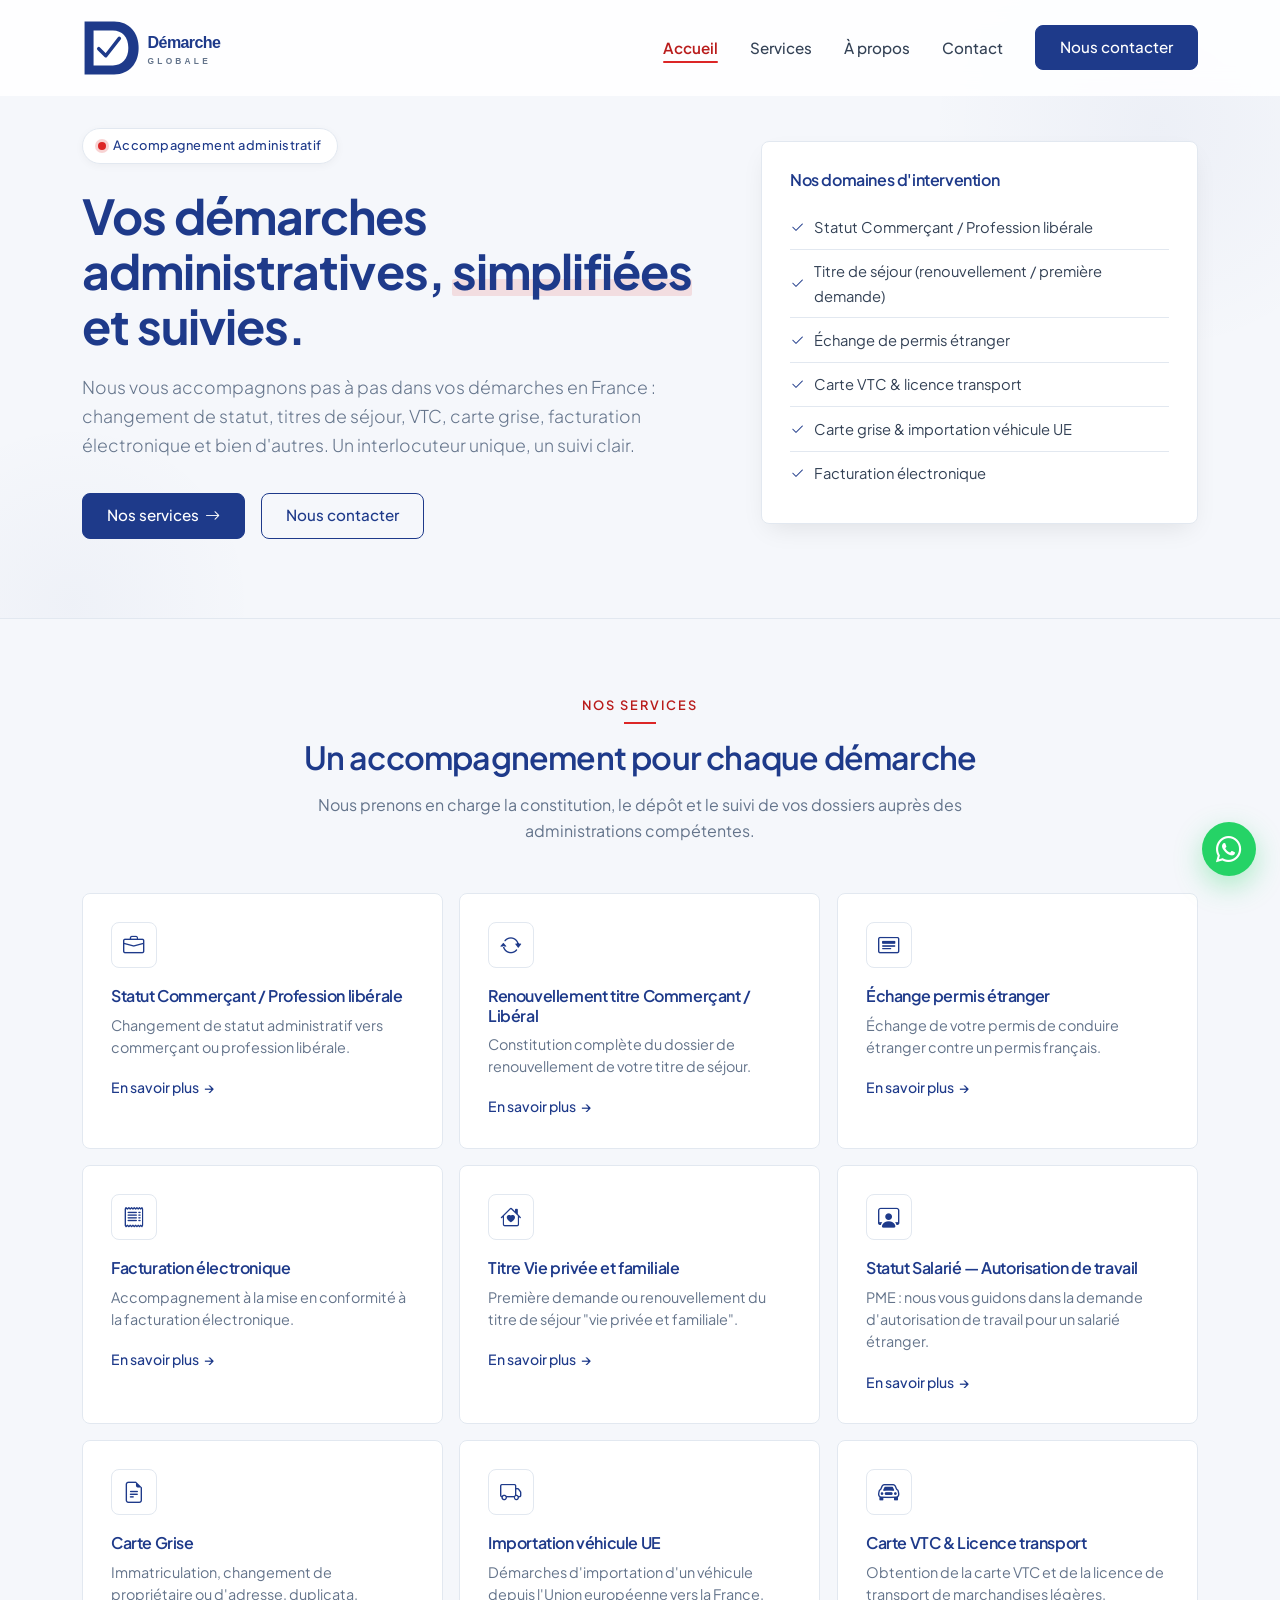
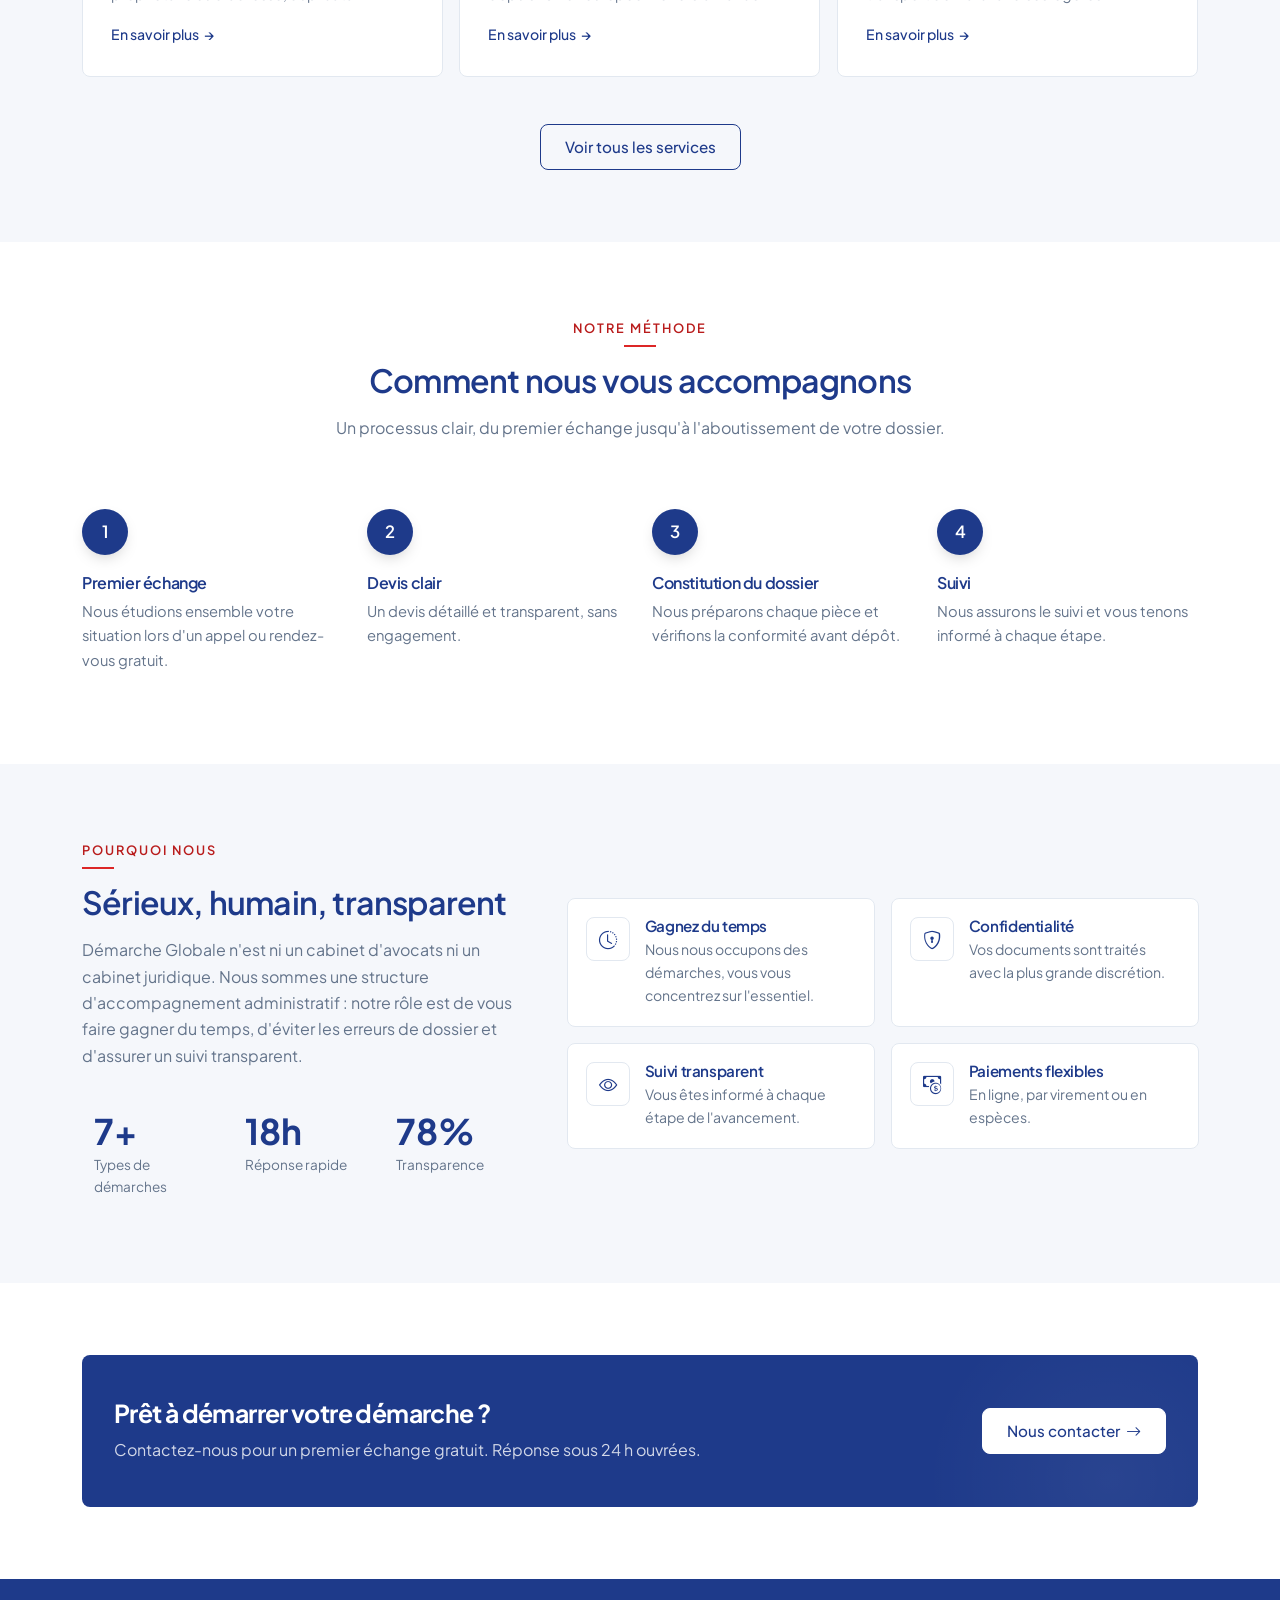
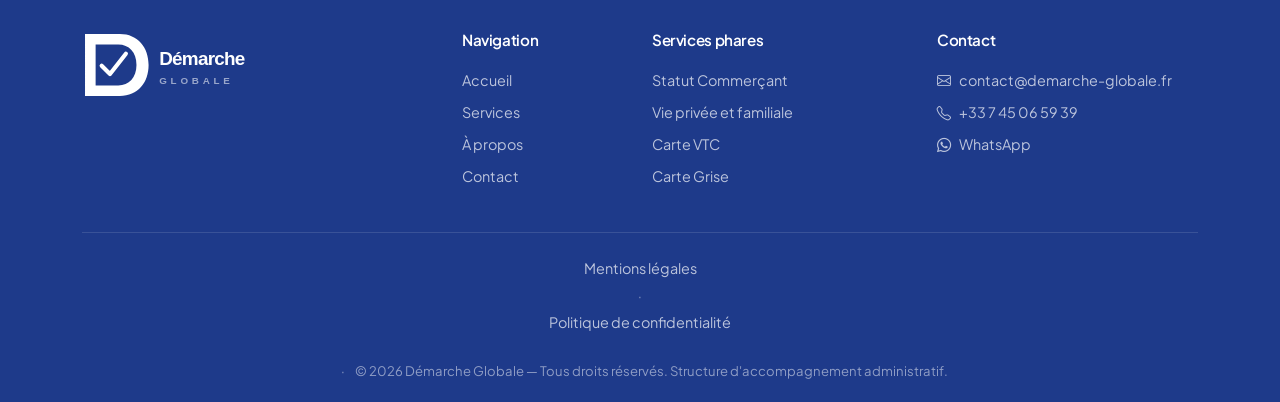
<file: index.html>
<!DOCTYPE html>
<html lang="fr" class="js">
<head>
  <meta charset="UTF-8">
  <meta name="viewport" content="width=device-width, initial-scale=1.0">
  <title>Démarche Globale — Accompagnement administratif en France</title>
  <meta name="description" content="Démarche Globale accompagne particuliers et professionnels dans leurs démarches administratives : titres de séjour, changement de statut, VTC, carte grise, facturation électronique et bien plus.">
  <link rel="icon" type="image/svg+xml" href="assets/favicon.svg">
  <link rel="preconnect" href="https://fonts.googleapis.com">
  <link rel="preconnect" href="https://fonts.gstatic.com" crossorigin>
  <link href="https://fonts.googleapis.com/css2?family=Plus+Jakarta+Sans:wght@400;500;600;700;800&display=swap" rel="stylesheet">
  <link href="https://cdn.jsdelivr.net/npm/bootstrap@5.3.3/dist/css/bootstrap.min.css" rel="stylesheet">
  <link href="https://cdn.jsdelivr.net/npm/bootstrap-icons@1.11.3/font/bootstrap-icons.css" rel="stylesheet">
  <link href="css/style.css" rel="stylesheet">
</head>
<body>

<div class="scroll-progress"></div>

<!-- Navbar -->
<nav class="navbar navbar-expand-lg navbar-dg fixed-top">
  <div class="container">
    <a class="navbar-brand" href="index.html">
      <img src="assets/logo.svg" alt="Démarche Globale">
    </a>
    <button class="navbar-toggler border-0" type="button" data-bs-toggle="collapse" data-bs-target="#mainNav">
      <i class="bi bi-list fs-2 text-dark-dg"></i>
    </button>
    <div class="collapse navbar-collapse" id="mainNav">
      <ul class="navbar-nav ms-auto align-items-lg-center">
        <li class="nav-item"><a class="nav-link active" href="index.html">Accueil</a></li>
        <li class="nav-item"><a class="nav-link" href="services.html">Services</a></li>
        <li class="nav-item"><a class="nav-link" href="a-propos.html">À propos</a></li>
        <li class="nav-item"><a class="nav-link" href="contact.html">Contact</a></li>
        <li class="nav-item ms-lg-3 mt-2 mt-lg-0">
          <a href="contact.html" class="btn btn-dg-primary btn-sm">Nous contacter</a>
        </li>
      </ul>
    </div>
  </div>
</nav>

<!-- Hero -->
<header class="hero">
  <div class="container">
    <div class="row align-items-center g-5">
      <div class="col-lg-7">
        <span class="hero-tag"><span class="dot"></span>Accompagnement administratif</span>
        <h1>Vos démarches administratives, <span class="accent">simplifiées</span> et suivies.</h1>
        <p class="lead">Nous vous accompagnons pas à pas dans vos démarches en France : changement de statut, titres de séjour, VTC, carte grise, facturation électronique et bien d'autres. Un interlocuteur unique, un suivi clair.</p>
        <div class="d-flex flex-wrap gap-3">
          <a href="services.html" class="btn btn-dg-primary">Nos services <i class="bi bi-arrow-right"></i></a>
          <a href="contact.html" class="btn btn-dg-ghost">Nous contacter</a>
        </div>
      </div>
      <div class="col-lg-5">
        <div class="hero-side">
          <h5>Nos domaines d'intervention</h5>
          <ul>
            <li><i class="bi bi-check2"></i>Statut Commerçant / Profession libérale</li>
            <li><i class="bi bi-check2"></i>Titre de séjour (renouvellement / première demande)</li>
            <li><i class="bi bi-check2"></i>Échange de permis étranger</li>
            <li><i class="bi bi-check2"></i>Carte VTC & licence transport</li>
            <li><i class="bi bi-check2"></i>Carte grise & importation véhicule UE</li>
            <li><i class="bi bi-check2"></i>Facturation électronique</li>
          </ul>
        </div>
      </div>
    </div>
  </div>
</header>

<!-- Services aperçu -->
<section class="bg-soft">
  <div class="container">
    <div class="text-center mb-5">
      <span class="section-tag">Nos services</span>
      <h2 class="section-title">Un accompagnement pour chaque démarche</h2>
      <p class="section-subtitle">Nous prenons en charge la constitution, le dépôt et le suivi de vos dossiers auprès des administrations compétentes.</p>
    </div>
    <div class="row g-3">
      <div class="col-md-6 col-lg-4">
        <div class="service-card">
          <div class="service-icon"><i class="bi bi-briefcase"></i></div>
          <h5>Statut Commerçant / Profession libérale</h5>
          <p>Changement de statut administratif vers commerçant ou profession libérale.</p>
          <a href="services.html#statut-commercant" class="service-link">En savoir plus</a>
        </div>
      </div>
      <div class="col-md-6 col-lg-4">
        <div class="service-card">
          <div class="service-icon"><i class="bi bi-arrow-repeat"></i></div>
          <h5>Renouvellement titre Commerçant / Libéral</h5>
          <p>Constitution complète du dossier de renouvellement de votre titre de séjour.</p>
          <a href="services.html#renouv-commercant" class="service-link">En savoir plus</a>
        </div>
      </div>
      <div class="col-md-6 col-lg-4">
        <div class="service-card">
          <div class="service-icon"><i class="bi bi-card-heading"></i></div>
          <h5>Échange permis étranger</h5>
          <p>Échange de votre permis de conduire étranger contre un permis français.</p>
          <a href="services.html#permis" class="service-link">En savoir plus</a>
        </div>
      </div>
      <div class="col-md-6 col-lg-4">
        <div class="service-card">
          <div class="service-icon"><i class="bi bi-receipt"></i></div>
          <h5>Facturation électronique</h5>
          <p>Accompagnement à la mise en conformité à la facturation électronique.</p>
          <a href="services.html#facturation" class="service-link">En savoir plus</a>
        </div>
      </div>
      <div class="col-md-6 col-lg-4">
        <div class="service-card">
          <div class="service-icon"><i class="bi bi-house-heart"></i></div>
          <h5>Titre Vie privée et familiale</h5>
          <p>Première demande ou renouvellement du titre de séjour "vie privée et familiale".</p>
          <a href="services.html#vpf" class="service-link">En savoir plus</a>
        </div>
      </div>
      <div class="col-md-6 col-lg-4">
        <div class="service-card">
          <div class="service-icon"><i class="bi bi-person-workspace"></i></div>
          <h5>Statut Salarié — Autorisation de travail</h5>
          <p>PME : nous vous guidons dans la demande d'autorisation de travail pour un salarié étranger.</p>
          <a href="services.html#salarie" class="service-link">En savoir plus</a>
        </div>
      </div>
      <div class="col-md-6 col-lg-4">
        <div class="service-card">
          <div class="service-icon"><i class="bi bi-file-earmark-text"></i></div>
          <h5>Carte Grise</h5>
          <p>Immatriculation, changement de propriétaire ou d'adresse, duplicata.</p>
          <a href="services.html#carte-grise" class="service-link">En savoir plus</a>
        </div>
      </div>
      <div class="col-md-6 col-lg-4">
        <div class="service-card">
          <div class="service-icon"><i class="bi bi-truck"></i></div>
          <h5>Importation véhicule UE</h5>
          <p>Démarches d'importation d'un véhicule depuis l'Union européenne vers la France.</p>
          <a href="services.html#import-vehicule" class="service-link">En savoir plus</a>
        </div>
      </div>
      <div class="col-md-6 col-lg-4">
        <div class="service-card">
          <div class="service-icon"><i class="bi bi-car-front"></i></div>
          <h5>Carte VTC & Licence transport</h5>
          <p>Obtention de la carte VTC et de la licence de transport de marchandises légères.</p>
          <a href="services.html#vtc" class="service-link">En savoir plus</a>
        </div>
      </div>
    </div>
    <div class="text-center mt-5">
      <a href="services.html" class="btn btn-dg-ghost">Voir tous les services</a>
    </div>
  </div>
</section>

<!-- Méthode -->
<section>
  <div class="container">
    <div class="text-center mb-5">
      <span class="section-tag">Notre méthode</span>
      <h2 class="section-title">Comment nous vous accompagnons</h2>
      <p class="section-subtitle">Un processus clair, du premier échange jusqu'à l'aboutissement de votre dossier.</p>
    </div>
    <div class="row g-4">
      <div class="col-md-6 col-lg-3">
        <div class="step-card">
          <div class="step-number">1</div>
          <h5>Premier échange</h5>
          <p>Nous étudions ensemble votre situation lors d'un appel ou rendez-vous gratuit.</p>
        </div>
      </div>
      <div class="col-md-6 col-lg-3">
        <div class="step-card">
          <div class="step-number">2</div>
          <h5>Devis clair</h5>
          <p>Un devis détaillé et transparent, sans engagement.</p>
        </div>
      </div>
      <div class="col-md-6 col-lg-3">
        <div class="step-card">
          <div class="step-number">3</div>
          <h5>Constitution du dossier</h5>
          <p>Nous préparons chaque pièce et vérifions la conformité avant dépôt.</p>
        </div>
      </div>
      <div class="col-md-6 col-lg-3">
        <div class="step-card">
          <div class="step-number">4</div>
          <h5>Suivi</h5>
          <p>Nous assurons le suivi et vous tenons informé à chaque étape.</p>
        </div>
      </div>
    </div>
  </div>
</section>

<!-- Pourquoi nous -->
<section class="bg-soft">
  <div class="container">
    <div class="row g-5 align-items-center">
      <div class="col-lg-5">
        <span class="section-tag">Pourquoi nous</span>
        <h2 class="section-title">Sérieux, humain, transparent</h2>
        <p class="text-muted-dg">Démarche Globale n'est ni un cabinet d'avocats ni un cabinet juridique. Nous sommes une structure d'accompagnement administratif : notre rôle est de vous faire gagner du temps, d'éviter les erreurs de dossier et d'assurer un suivi transparent.</p>
        <div class="row g-3 mt-3">
          <div class="col-4"><div class="stat-item"><div class="num" data-count="10" data-suffix="+">0+</div><div class="label">Types de démarches</div></div></div>
          <div class="col-4"><div class="stat-item"><div class="num" data-count="24" data-suffix="h">0h</div><div class="label">Réponse rapide</div></div></div>
          <div class="col-4"><div class="stat-item"><div class="num" data-count="100" data-suffix="%">0%</div><div class="label">Transparence</div></div></div>
        </div>
      </div>
      <div class="col-lg-7">
        <div class="row g-3">
          <div class="col-md-6">
            <div class="trust-item">
              <div class="icon"><i class="bi bi-clock-history"></i></div>
              <div><h6>Gagnez du temps</h6><p>Nous nous occupons des démarches, vous vous concentrez sur l'essentiel.</p></div>
            </div>
          </div>
          <div class="col-md-6">
            <div class="trust-item">
              <div class="icon"><i class="bi bi-shield-lock"></i></div>
              <div><h6>Confidentialité</h6><p>Vos documents sont traités avec la plus grande discrétion.</p></div>
            </div>
          </div>
          <div class="col-md-6">
            <div class="trust-item">
              <div class="icon"><i class="bi bi-eye"></i></div>
              <div><h6>Suivi transparent</h6><p>Vous êtes informé à chaque étape de l'avancement.</p></div>
            </div>
          </div>
          <div class="col-md-6">
            <div class="trust-item">
              <div class="icon"><i class="bi bi-cash-coin"></i></div>
              <div><h6>Paiements flexibles</h6><p>En ligne, par virement ou en espèces.</p></div>
            </div>
          </div>
        </div>
      </div>
    </div>
  </div>
</section>

<!-- CTA -->
<section>
  <div class="container">
    <div class="cta-band">
      <div class="row align-items-center">
        <div class="col-md-8">
          <h2>Prêt à démarrer votre démarche ?</h2>
          <p>Contactez-nous pour un premier échange gratuit. Réponse sous 24 h ouvrées.</p>
        </div>
        <div class="col-md-4 text-md-end mt-3 mt-md-0">
          <a href="contact.html" class="btn btn-dg-primary" style="background:#fff;color:var(--dg-dark);border-color:#fff;">Nous contacter <i class="bi bi-arrow-right"></i></a>
        </div>
      </div>
    </div>
  </div>
</section>

<!-- Footer -->
<footer>
  <div class="container">
    <div class="row g-4">
      <div class="col-md-4">
        <div class="footer-brand">
          <img src="assets/logo-white.svg" alt="Démarche Globale">
        </div>
      </div>
      <div class="col-md-2 col-6">
        <h6>Navigation</h6>
        <a href="index.html">Accueil</a>
        <a href="services.html">Services</a>
        <a href="a-propos.html">À propos</a>
        <a href="contact.html">Contact</a>
      </div>
      <div class="col-md-3 col-6">
        <h6>Services phares</h6>
        <a href="services.html#statut-commercant">Statut Commerçant</a>
        <a href="services.html#vpf">Vie privée et familiale</a>
        <a href="services.html#vtc">Carte VTC</a>
        <a href="services.html#carte-grise">Carte Grise</a>
      </div>
      <div class="col-md-3">
        <h6>Contact</h6>
        <a href="mailto:contact@demarche-globale.fr"><i class="bi bi-envelope me-2"></i>contact@demarche-globale.fr</a>
        <a href="tel:+33745065939"><i class="bi bi-telephone me-2"></i>+33 7 45 06 59 39</a>
        <a href="https://wa.me/33745065939" target="_blank" rel="noopener"><i class="bi bi-whatsapp me-2"></i>WhatsApp</a>
      </div>
    </div>
    <div class="footer-bottom text-center">

      <a href="mentions-legales.html">
        Mentions légales
      </a>

      <span class="mx-2">
        ·
      </span>

      <a href="politique-confidentialite.html">
        Politique de confidentialité
      </a>
      <br>

      <span class="mx-2">
        ·
      </span>

      ©
      <span id="year"></span>

      Démarche Globale — Tous droits réservés.
      Structure d'accompagnement administratif.

    </div>
  </div>
</footer>

<button class="back-to-top" aria-label="Retour en haut"><i class="bi bi-arrow-up"></i></button>
<a href="https://wa.me/33745065939" target="_blank" rel="noopener" class="whatsapp-float" aria-label="Nous écrire sur WhatsApp"><i class="bi bi-whatsapp"></i></a>

<script src="https://cdn.jsdelivr.net/npm/bootstrap@5.3.3/dist/js/bootstrap.bundle.min.js"></script>
<script src="js/main.js"></script>
</body>
</html>
</file>
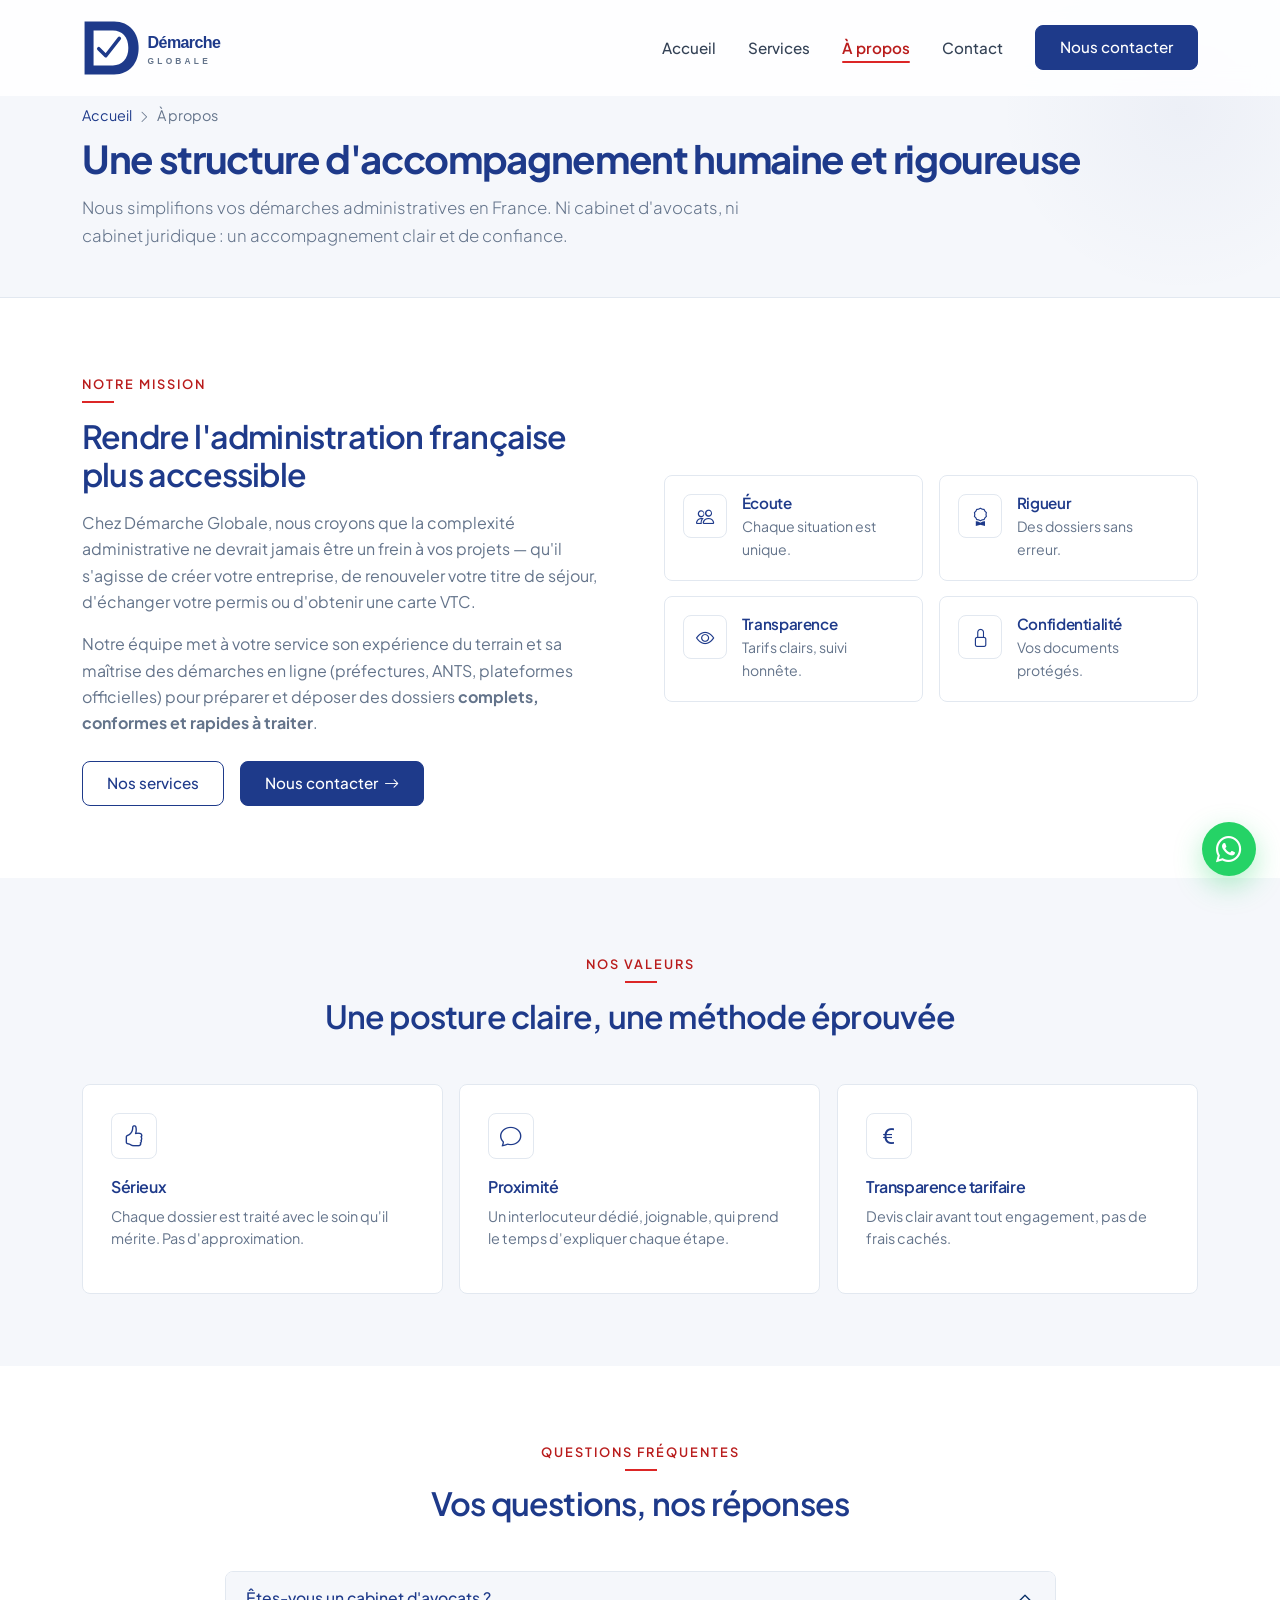
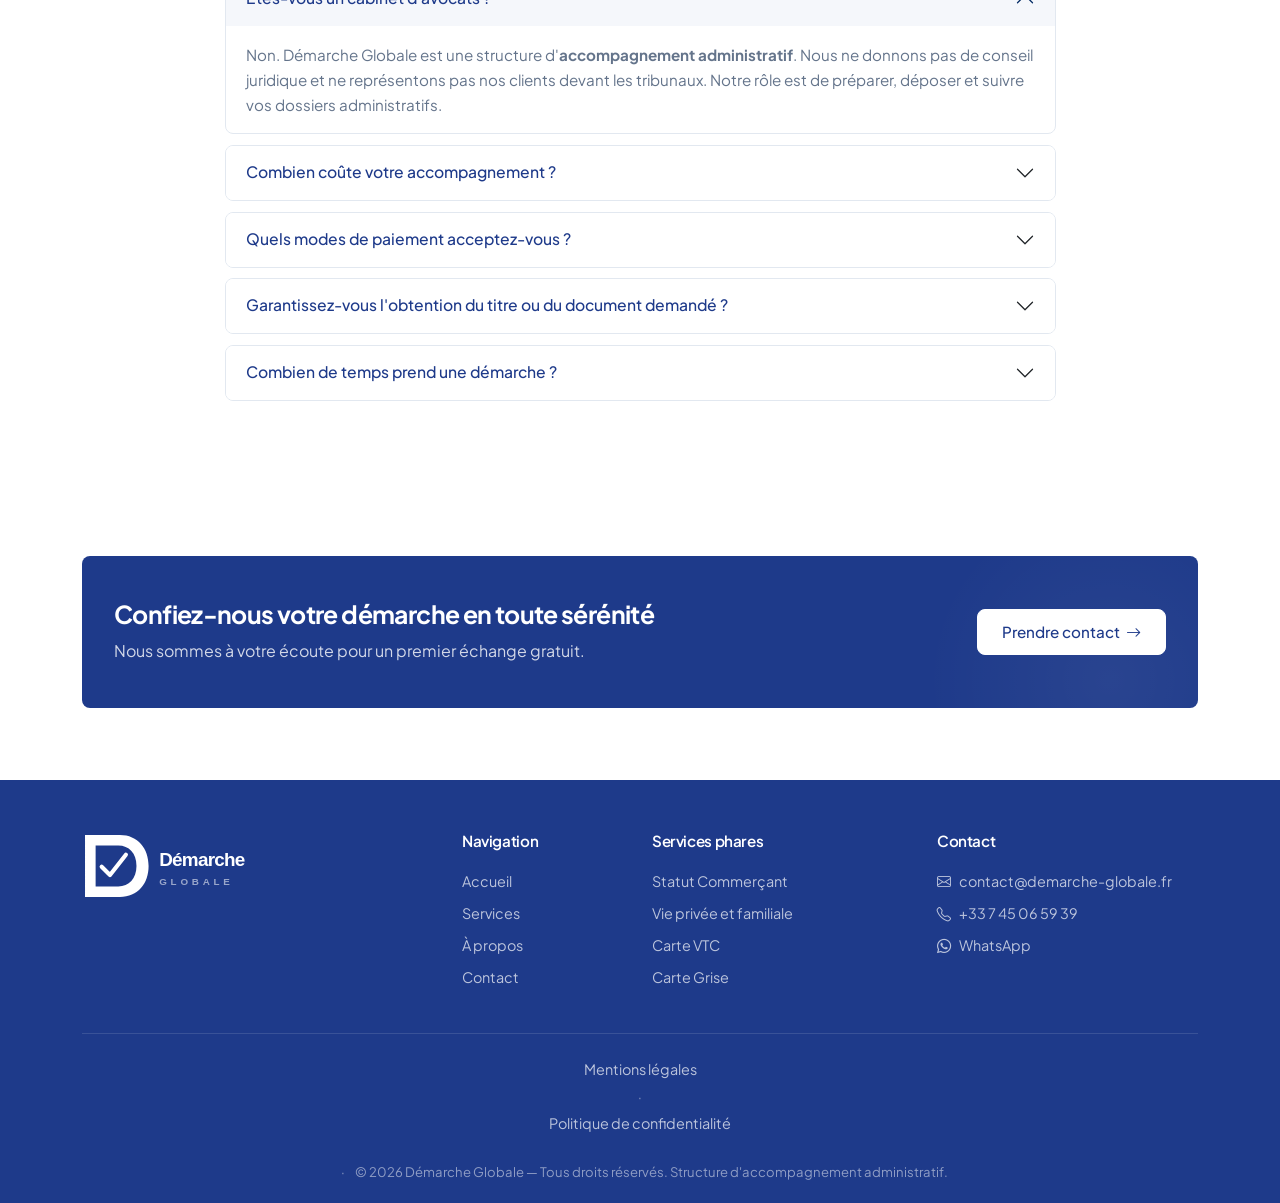
<file: a-propos.html>
<!DOCTYPE html>
<html lang="fr" class="js">
<head>
  <meta charset="UTF-8">
  <meta name="viewport" content="width=device-width, initial-scale=1.0">
  <title>À propos — Démarche Globale</title>
  <meta name="description" content="Démarche Globale est une structure d'accompagnement administratif. Notre mission : vous faire gagner du temps sur vos démarches françaises avec un suivi humain et rigoureux.">
  <link rel="icon" type="image/svg+xml" href="assets/favicon.svg">
  <link rel="preconnect" href="https://fonts.googleapis.com">
  <link rel="preconnect" href="https://fonts.gstatic.com" crossorigin>
  <link href="https://fonts.googleapis.com/css2?family=Plus+Jakarta+Sans:wght@400;500;600;700;800&display=swap" rel="stylesheet">
  <link href="https://cdn.jsdelivr.net/npm/bootstrap@5.3.3/dist/css/bootstrap.min.css" rel="stylesheet">
  <link href="https://cdn.jsdelivr.net/npm/bootstrap-icons@1.11.3/font/bootstrap-icons.css" rel="stylesheet">
  <link href="css/style.css" rel="stylesheet">
</head>
<body>

<div class="scroll-progress"></div>

<!-- Navbar -->
<nav class="navbar navbar-expand-lg navbar-dg fixed-top">
  <div class="container">
    <a class="navbar-brand" href="index.html">
      <img src="assets/logo.svg" alt="Démarche Globale">
    </a>
    <button class="navbar-toggler border-0" type="button" data-bs-toggle="collapse" data-bs-target="#mainNav">
      <i class="bi bi-list fs-2 text-dark-dg"></i>
    </button>
    <div class="collapse navbar-collapse" id="mainNav">
      <ul class="navbar-nav ms-auto align-items-lg-center">
        <li class="nav-item"><a class="nav-link" href="index.html">Accueil</a></li>
        <li class="nav-item"><a class="nav-link" href="services.html">Services</a></li>
        <li class="nav-item"><a class="nav-link active" href="a-propos.html">À propos</a></li>
        <li class="nav-item"><a class="nav-link" href="contact.html">Contact</a></li>
        <li class="nav-item ms-lg-3 mt-2 mt-lg-0">
          <a href="contact.html" class="btn btn-dg-primary btn-sm">Nous contacter</a>
        </li>
      </ul>
    </div>
  </div>
</nav>

<!-- Header -->
<header class="page-header">
  <div class="container">
    <div class="breadcrumb-dg"><a href="index.html">Accueil</a> <i class="bi bi-chevron-right small mx-1"></i> À propos</div>
    <h1>Une structure d'accompagnement humaine et rigoureuse</h1>
    <p class="lead mb-0" style="max-width: 720px;">Nous simplifions vos démarches administratives en France. Ni cabinet d'avocats, ni cabinet juridique : un accompagnement clair et de confiance.</p>
  </div>
</header>

<!-- Mission -->
<section>
  <div class="container">
    <div class="row align-items-center g-5">
      <div class="col-lg-6">
        <span class="section-tag">Notre mission</span>
        <h2 class="section-title">Rendre l'administration française plus accessible</h2>
        <p class="text-muted-dg">Chez Démarche Globale, nous croyons que la complexité administrative ne devrait jamais être un frein à vos projets — qu'il s'agisse de créer votre entreprise, de renouveler votre titre de séjour, d'échanger votre permis ou d'obtenir une carte VTC.</p>
        <p class="text-muted-dg">Notre équipe met à votre service son expérience du terrain et sa maîtrise des démarches en ligne (préfectures, ANTS, plateformes officielles) pour préparer et déposer des dossiers <strong>complets, conformes et rapides à traiter</strong>.</p>
        <div class="d-flex flex-wrap gap-3 mt-4">
          <a href="services.html" class="btn btn-dg-ghost">Nos services</a>
          <a href="contact.html" class="btn btn-dg-primary">Nous contacter <i class="bi bi-arrow-right"></i></a>
        </div>
      </div>
      <div class="col-lg-6">
        <div class="row g-3">
          <div class="col-6">
            <div class="trust-item h-100"><div class="icon"><i class="bi bi-people"></i></div><div><h6>Écoute</h6><p>Chaque situation est unique.</p></div></div>
          </div>
          <div class="col-6">
            <div class="trust-item h-100"><div class="icon"><i class="bi bi-award"></i></div><div><h6>Rigueur</h6><p>Des dossiers sans erreur.</p></div></div>
          </div>
          <div class="col-6">
            <div class="trust-item h-100"><div class="icon"><i class="bi bi-eye"></i></div><div><h6>Transparence</h6><p>Tarifs clairs, suivi honnête.</p></div></div>
          </div>
          <div class="col-6">
            <div class="trust-item h-100"><div class="icon"><i class="bi bi-lock"></i></div><div><h6>Confidentialité</h6><p>Vos documents protégés.</p></div></div>
          </div>
        </div>
      </div>
    </div>
  </div>
</section>

<!-- Valeurs -->
<section class="bg-soft">
  <div class="container">
    <div class="text-center mb-5">
      <span class="section-tag">Nos valeurs</span>
      <h2 class="section-title">Une posture claire, une méthode éprouvée</h2>
    </div>
    <div class="row g-3">
      <div class="col-md-4">
        <div class="service-card">
          <div class="service-icon"><i class="bi bi-hand-thumbs-up"></i></div>
          <h5>Sérieux</h5>
          <p>Chaque dossier est traité avec le soin qu'il mérite. Pas d'approximation.</p>
        </div>
      </div>
      <div class="col-md-4">
        <div class="service-card">
          <div class="service-icon"><i class="bi bi-chat"></i></div>
          <h5>Proximité</h5>
          <p>Un interlocuteur dédié, joignable, qui prend le temps d'expliquer chaque étape.</p>
        </div>
      </div>
      <div class="col-md-4">
        <div class="service-card">
          <div class="service-icon"><i class="bi bi-currency-euro"></i></div>
          <h5>Transparence tarifaire</h5>
          <p>Devis clair avant tout engagement, pas de frais cachés.</p>
        </div>
      </div>
    </div>
  </div>
</section>

<!-- FAQ -->
<section>
  <div class="container">
    <div class="text-center mb-5">
      <span class="section-tag">Questions fréquentes</span>
      <h2 class="section-title">Vos questions, nos réponses</h2>
    </div>
    <div class="row justify-content-center">
      <div class="col-lg-9">
        <div class="accordion accordion-dg" id="faqAcc">
          <div class="accordion-item">
            <h2 class="accordion-header">
              <button class="accordion-button" data-bs-toggle="collapse" data-bs-target="#faq1">
                Êtes-vous un cabinet d'avocats ?
              </button>
            </h2>
            <div id="faq1" class="accordion-collapse collapse show" data-bs-parent="#faqAcc">
              <div class="accordion-body">Non. Démarche Globale est une structure d'<strong>accompagnement administratif</strong>. Nous ne donnons pas de conseil juridique et ne représentons pas nos clients devant les tribunaux. Notre rôle est de préparer, déposer et suivre vos dossiers administratifs.</div>
            </div>
          </div>
          <div class="accordion-item">
            <h2 class="accordion-header">
              <button class="accordion-button collapsed" data-bs-toggle="collapse" data-bs-target="#faq2">
                Combien coûte votre accompagnement ?
              </button>
            </h2>
            <div id="faq2" class="accordion-collapse collapse" data-bs-parent="#faqAcc">
              <div class="accordion-body">Le tarif dépend de la démarche et de la complexité du dossier. Nous vous transmettons un <strong>devis clair et gratuit</strong> après le premier échange, sans engagement.</div>
            </div>
          </div>
          <div class="accordion-item">
            <h2 class="accordion-header">
              <button class="accordion-button collapsed" data-bs-toggle="collapse" data-bs-target="#faq3">
                Quels modes de paiement acceptez-vous ?
              </button>
            </h2>
            <div id="faq3" class="accordion-collapse collapse" data-bs-parent="#faqAcc">
              <div class="accordion-body">Nous acceptons le <strong>paiement en ligne</strong> par carte bancaire, le <strong>virement</strong> et les <strong>espèces</strong>.</div>
            </div>
          </div>
          <div class="accordion-item">
            <h2 class="accordion-header">
              <button class="accordion-button collapsed" data-bs-toggle="collapse" data-bs-target="#faq4">
                Garantissez-vous l'obtention du titre ou du document demandé ?
              </button>
            </h2>
            <div id="faq4" class="accordion-collapse collapse" data-bs-parent="#faqAcc">
              <div class="accordion-body">La décision finale appartient toujours à l'administration compétente (préfecture, ANTS, DREETS, etc.). Nous ne pouvons donc pas garantir l'obtention, mais nous garantissons <strong>un dossier complet, conforme et déposé dans les règles</strong>, ce qui optimise vos chances.</div>
            </div>
          </div>
          <div class="accordion-item">
            <h2 class="accordion-header">
              <button class="accordion-button collapsed" data-bs-toggle="collapse" data-bs-target="#faq5">
                Combien de temps prend une démarche ?
              </button>
            </h2>
            <div id="faq5" class="accordion-collapse collapse" data-bs-parent="#faqAcc">
              <div class="accordion-body">Les délais dépendent de l'administration et du type de démarche. Nous vous donnons une estimation réaliste dès le devis et vous tenons informé à chaque étape.</div>
            </div>
          </div>
        </div>
      </div>
    </div>
  </div>
</section>

<!-- CTA -->
<section>
  <div class="container">
    <div class="cta-band">
      <div class="row align-items-center">
        <div class="col-md-8">
          <h2>Confiez-nous votre démarche en toute sérénité</h2>
          <p>Nous sommes à votre écoute pour un premier échange gratuit.</p>
        </div>
        <div class="col-md-4 text-md-end mt-3 mt-md-0">
          <a href="contact.html" class="btn btn-dg-primary" style="background:#fff;color:var(--dg-dark);border-color:#fff;">Prendre contact <i class="bi bi-arrow-right"></i></a>
        </div>
      </div>
    </div>
  </div>
</section>

<!-- Footer -->
<footer>
  <div class="container">
    <div class="row g-4">
      <div class="col-md-4">
        <div class="footer-brand">
          <img src="assets/logo-white.svg" alt="Démarche Globale">
        </div>
      </div>
      <div class="col-md-2 col-6">
        <h6>Navigation</h6>
        <a href="index.html">Accueil</a>
        <a href="services.html">Services</a>
        <a href="a-propos.html">À propos</a>
        <a href="contact.html">Contact</a>
      </div>
      <div class="col-md-3 col-6">
        <h6>Services phares</h6>
        <a href="services.html#statut-commercant">Statut Commerçant</a>
        <a href="services.html#vpf">Vie privée et familiale</a>
        <a href="services.html#vtc">Carte VTC</a>
        <a href="services.html#carte-grise">Carte Grise</a>
      </div>
      <div class="col-md-3">
        <h6>Contact</h6>
        <a href="mailto:contact@demarche-globale.fr"><i class="bi bi-envelope me-2"></i>contact@demarche-globale.fr</a>
        <a href="tel:+33745065939"><i class="bi bi-telephone me-2"></i>+33 7 45 06 59 39</a>
        <a href="https://wa.me/33745065939" target="_blank" rel="noopener"><i class="bi bi-whatsapp me-2"></i>WhatsApp</a>
      </div>
    </div>
    <div class="footer-bottom text-center">

      <a href="mentions-legales.html">
        Mentions légales
      </a>

      <span class="mx-2">
        ·
      </span>

      <a href="politique-confidentialite.html">
        Politique de confidentialité
      </a>
      <br>

      <span class="mx-2">
        ·
      </span>

      ©
      <span id="year"></span>

      Démarche Globale — Tous droits réservés.
      Structure d'accompagnement administratif.

    </div>
  </div>
</footer>

<button class="back-to-top" aria-label="Retour en haut"><i class="bi bi-arrow-up"></i></button>
<a href="https://wa.me/33745065939" target="_blank" rel="noopener" class="whatsapp-float" aria-label="Nous écrire sur WhatsApp"><i class="bi bi-whatsapp"></i></a>

<script src="https://cdn.jsdelivr.net/npm/bootstrap@5.3.3/dist/js/bootstrap.bundle.min.js"></script>
<script src="js/main.js"></script>
</body>
</html>
</file>
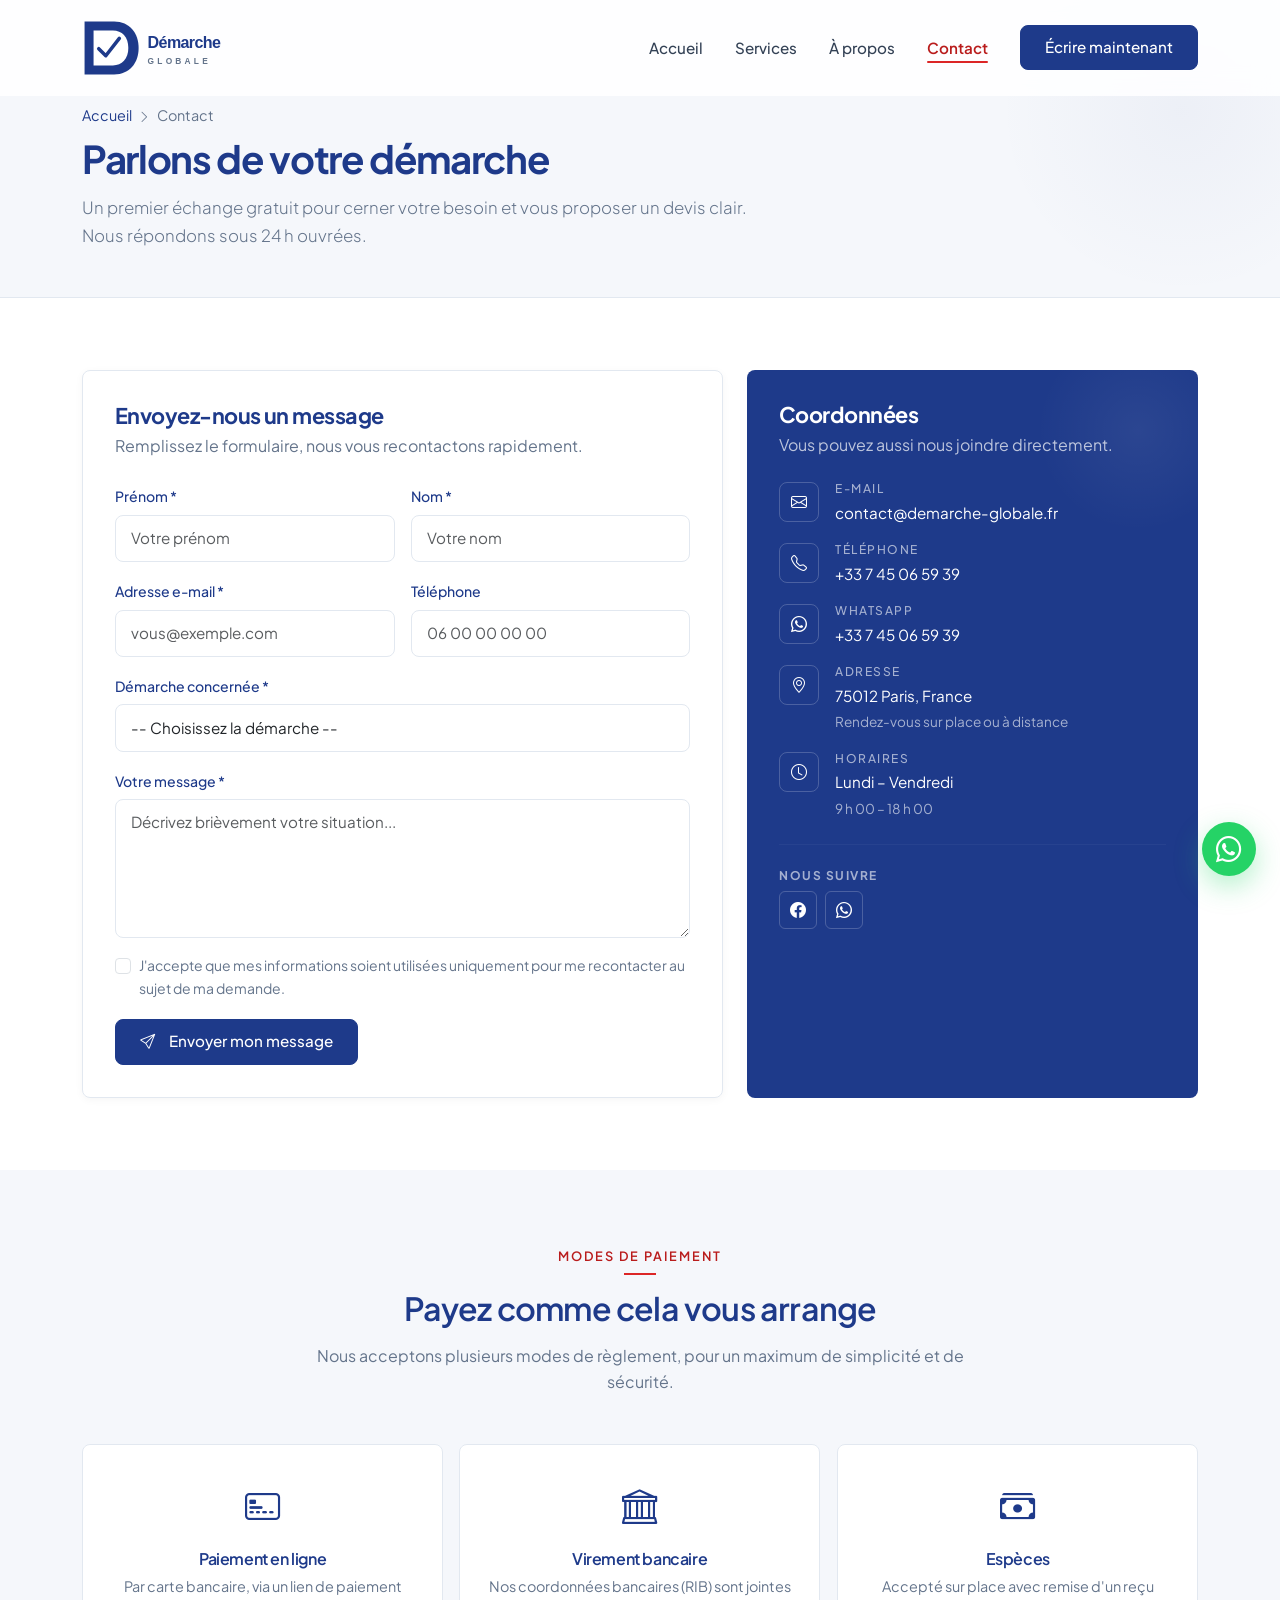
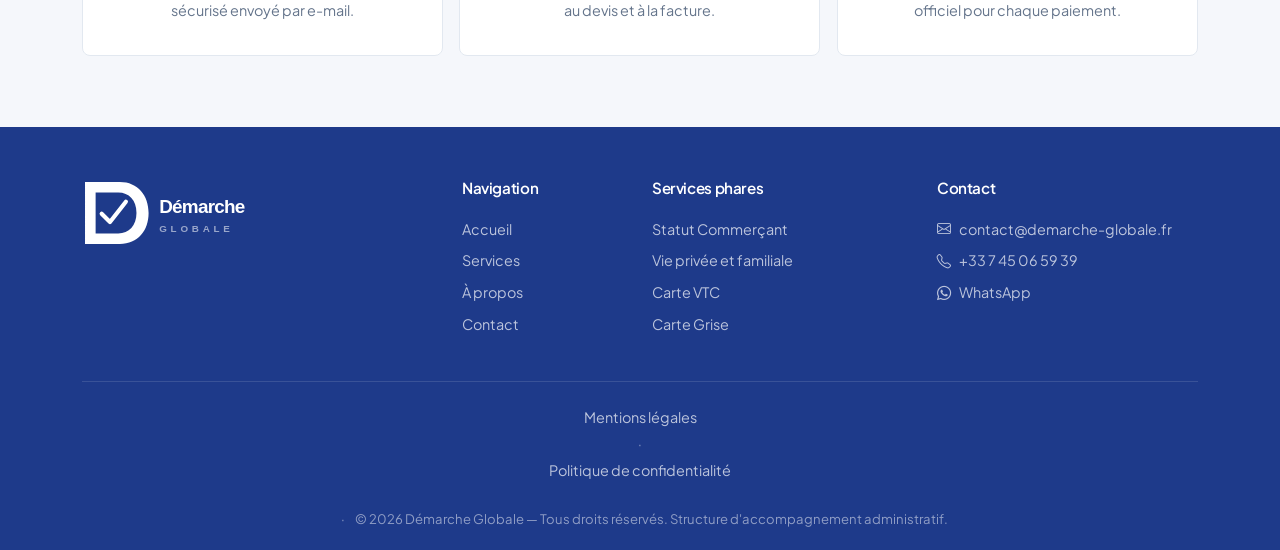
<file: contact.html>
<!DOCTYPE html>
<html lang="fr" class="js">
<head>
  <meta charset="UTF-8">
  <meta name="viewport" content="width=device-width, initial-scale=1.0">
  <title>Contact — Démarche Globale</title>
  <meta name="description" content="Contactez Démarche Globale pour un premier échange gratuit. Réponse sous 24 h ouvrées. Paiement en ligne, virement ou espèces.">
  <link rel="icon" type="image/svg+xml" href="assets/favicon.svg">
  <link rel="preconnect" href="https://fonts.googleapis.com">
  <link rel="preconnect" href="https://fonts.gstatic.com" crossorigin>
  <link href="https://fonts.googleapis.com/css2?family=Plus+Jakarta+Sans:wght@400;500;600;700;800&display=swap" rel="stylesheet">
  <link href="https://cdn.jsdelivr.net/npm/bootstrap@5.3.3/dist/css/bootstrap.min.css" rel="stylesheet">
  <link href="https://cdn.jsdelivr.net/npm/bootstrap-icons@1.11.3/font/bootstrap-icons.css" rel="stylesheet">
  <link href="css/style.css" rel="stylesheet">
</head>
<body>

<div class="scroll-progress"></div>

<!-- Navbar -->
<nav class="navbar navbar-expand-lg navbar-dg fixed-top">
  <div class="container">
    <a class="navbar-brand" href="index.html">
      <img src="assets/logo.svg" alt="Démarche Globale">
    </a>
    <button class="navbar-toggler border-0" type="button" data-bs-toggle="collapse" data-bs-target="#mainNav">
      <i class="bi bi-list fs-2 text-dark-dg"></i>
    </button>
    <div class="collapse navbar-collapse" id="mainNav">
      <ul class="navbar-nav ms-auto align-items-lg-center">
        <li class="nav-item"><a class="nav-link" href="index.html">Accueil</a></li>
        <li class="nav-item"><a class="nav-link" href="services.html">Services</a></li>
        <li class="nav-item"><a class="nav-link" href="a-propos.html">À propos</a></li>
        <li class="nav-item"><a class="nav-link active" href="contact.html">Contact</a></li>
        <li class="nav-item ms-lg-3 mt-2 mt-lg-0">
          <a href="#formulaire" class="btn btn-dg-primary btn-sm">Écrire maintenant</a>
        </li>
      </ul>
    </div>
  </div>
</nav>

<!-- Header -->
<header class="page-header">
  <div class="container">
    <div class="breadcrumb-dg"><a href="index.html">Accueil</a> <i class="bi bi-chevron-right small mx-1"></i> Contact</div>
    <h1>Parlons de votre démarche</h1>
    <p class="lead mb-0" style="max-width: 680px;">Un premier échange gratuit pour cerner votre besoin et vous proposer un devis clair. Nous répondons sous 24 h ouvrées.</p>
  </div>
</header>

<!-- Contact -->
<section id="formulaire">
  <div class="container">
    <div class="row g-4">
      <!-- Formulaire -->
      <div class="col-lg-7">
        <div class="contact-card">
          <h3 class="mb-1" style="font-size:1.35rem;">Envoyez-nous un message</h3>
          <p class="text-muted-dg mb-4">Remplissez le formulaire, nous vous recontactons rapidement.</p>
          <div id="formStatus" class="mb-3"></div>
          
          <form id="contactForm" novalidate>
            <!-- Config Formspree -->
            <input type="hidden" name="_subject" value="Nouveau contact — Démarche Globale">
            <input type="text" name="_gotcha" tabindex="-1" autocomplete="off" style="display:none">

            <div class="row g-3">
              <div class="col-md-6">
                <label for="prenom" class="form-label">Prénom *</label>
                <input type="text" class="form-control" id="prenom" name="prenom" placeholder="Votre prénom" required>
              </div>
              <div class="col-md-6">
                <label for="nom" class="form-label">Nom *</label>
                <input type="text" class="form-control" id="nom" name="nom" placeholder="Votre nom" required>
              </div>
              <div class="col-md-6">
                <label for="email" class="form-label">Adresse e-mail *</label>
                <input type="email" class="form-control" id="email" name="email" placeholder="vous@exemple.com" required>
              </div>
              <div class="col-md-6">
                <label for="telephone" class="form-label">Téléphone</label>
                <input type="tel" class="form-control" id="telephone" name="telephone" placeholder="06 00 00 00 00">
              </div>
              <div class="col-12">
                <label for="demarche" class="form-label">Démarche concernée *</label>
                <select class="form-select" id="demarche" name="demarche" required>
                  <option value="" selected disabled>-- Choisissez la démarche --</option>
                  <option>Statut Commerçant / Profession libérale</option>
                  <option>Renouvellement titre Commerçant / Libéral</option>
                  <option>Échange permis étranger</option>
                  <option>Facturation électronique</option>
                  <option>Titre Vie privée et familiale</option>
                  <option>Statut Salarié / Autorisation de travail</option>
                  <option>Carte Grise</option>
                  <option>Importation véhicule UE</option>
                  <option>Carte VTC</option>
                  <option>Licence transport marchandises légères</option>
                  <option>Autre / Je ne suis pas sûr(e)</option>
                </select>
              </div>
              <div class="col-12">
                <label for="message" class="form-label">Votre message *</label>
                <textarea class="form-control" id="message" name="message" rows="5" placeholder="Décrivez brièvement votre situation..." required></textarea>
              </div>
              <div class="col-12">
                <div class="form-check">
                  <input class="form-check-input" type="checkbox" id="rgpd" name="consentement_rgpd" value="Oui" required>
                  <label class="form-check-label small text-muted-dg" for="rgpd">
                    J'accepte que mes informations soient utilisées uniquement pour me recontacter au sujet de ma demande.
                  </label>
                </div>
              </div>
              <div class="col-12">
                <button type="submit" id="submitBtn" class="btn btn-dg-primary"><i class="bi bi-send me-2"></i>Envoyer mon message</button>
              </div>
            </div>
          </form>
        </div>
      </div>

      <!-- Coordonnées -->
      <div class="col-lg-5">
        <div class="contact-info">
          <h3 class="mb-1" style="font-size:1.35rem;">Coordonnées</h3>
          <p class="mb-4" style="color:rgba(255,255,255,0.7);">Vous pouvez aussi nous joindre directement.</p>

          <div class="info-item">
            <div class="icon"><i class="bi bi-envelope"></i></div>
            <div>
              <h6>E-mail</h6>
              <p><a href="mailto:contact@demarche-globale.fr">contact@demarche-globale.fr</a></p>
            </div>
          </div>

          <div class="info-item">
            <div class="icon"><i class="bi bi-telephone"></i></div>
            <div>
              <h6>Téléphone</h6>
              <p><a href="tel:+33745065939">+33 7 45 06 59 39</a></p>
            </div>
          </div>

          <div class="info-item">
            <div class="icon"><i class="bi bi-whatsapp"></i></div>
            <div>
              <h6>WhatsApp</h6>
              <p><a href="https://wa.me/33745065939" target="_blank" rel="noopener">+33 7 45 06 59 39</a></p>
            </div>
          </div>

          <div class="info-item">
            <div class="icon"><i class="bi bi-geo-alt"></i></div>
            <div>
              <h6>Adresse</h6>
              <p>75012 Paris, France<br><span style="color:rgba(255,255,255,0.6); font-size:0.85rem;">Rendez-vous sur place ou à distance</span></p>
            </div>
          </div>

          <div class="info-item">
            <div class="icon"><i class="bi bi-clock"></i></div>
            <div>
              <h6>Horaires</h6>
              <p>Lundi – Vendredi<br><span style="color:rgba(255,255,255,0.6); font-size:0.85rem;">9 h 00 – 18 h 00</span></p>
            </div>
          </div>

          <hr class="my-4" style="border-color: rgba(255,255,255,0.15);">
          <h6 style="color:rgba(255,255,255,0.6); font-size:0.75rem; letter-spacing:1.5px; text-transform:uppercase;">Nous suivre</h6>
          <div class="d-flex gap-2 mt-2">
            <a href="#" target="_blank" rel="noopener" class="social-link d-inline-flex align-items-center justify-content-center" style="width:38px;height:38px;border:1px solid rgba(255,255,255,0.2);border-radius:6px;" aria-label="Facebook"><i class="bi bi-facebook"></i></a>
            <a href="https://wa.me/33745065939" target="_blank" rel="noopener" class="social-link d-inline-flex align-items-center justify-content-center" style="width:38px;height:38px;border:1px solid rgba(255,255,255,0.2);border-radius:6px;" aria-label="WhatsApp"><i class="bi bi-whatsapp"></i></a>
          </div>
        </div>
      </div>
    </div>
  </div>
</section>

<!-- Paiements -->
<section class="bg-soft">
  <div class="container">
    <div class="text-center mb-5">
      <span class="section-tag">Modes de paiement</span>
      <h2 class="section-title">Payez comme cela vous arrange</h2>
      <p class="section-subtitle">Nous acceptons plusieurs modes de règlement, pour un maximum de simplicité et de sécurité.</p>
    </div>
    <div class="row g-3">
      <div class="col-md-4">
        <div class="payment-card">
          <div class="icon"><i class="bi bi-credit-card-2-front"></i></div>
          <h5>Paiement en ligne</h5>
          <p>Par carte bancaire, via un lien de paiement sécurisé envoyé par e-mail.</p>
        </div>
      </div>
      <div class="col-md-4">
        <div class="payment-card">
          <div class="icon"><i class="bi bi-bank"></i></div>
          <h5>Virement bancaire</h5>
          <p>Nos coordonnées bancaires (RIB) sont jointes au devis et à la facture.</p>
        </div>
      </div>
      <div class="col-md-4">
        <div class="payment-card">
          <div class="icon"><i class="bi bi-cash-stack"></i></div>
          <h5>Espèces</h5>
          <p>Accepté sur place avec remise d'un reçu officiel pour chaque paiement.</p>
        </div>
      </div>
    </div>
  </div>
</section>

<!-- Footer -->
<footer>
  <div class="container">
    <div class="row g-4">
      <div class="col-md-4">
        <div class="footer-brand">
          <img src="assets/logo-white.svg" alt="Démarche Globale">
        </div>
      </div>
      <div class="col-md-2 col-6">
        <h6>Navigation</h6>
        <a href="index.html">Accueil</a>
        <a href="services.html">Services</a>
        <a href="a-propos.html">À propos</a>
        <a href="contact.html">Contact</a>
      </div>
      <div class="col-md-3 col-6">
        <h6>Services phares</h6>
        <a href="services.html#statut-commercant">Statut Commerçant</a>
        <a href="services.html#vpf">Vie privée et familiale</a>
        <a href="services.html#vtc">Carte VTC</a>
        <a href="services.html#carte-grise">Carte Grise</a>
      </div>
      <div class="col-md-3">
        <h6>Contact</h6>
        <a href="mailto:contact@demarche-globale.fr"><i class="bi bi-envelope me-2"></i>contact@demarche-globale.fr</a>
        <a href="tel:+33745065939"><i class="bi bi-telephone me-2"></i>+33 7 45 06 59 39</a>
        <a href="https://wa.me/33745065939" target="_blank" rel="noopener"><i class="bi bi-whatsapp me-2"></i>WhatsApp</a>
      </div>
    </div>
    <div class="footer-bottom text-center">

      <a href="mentions-legales.html">
        Mentions légales
      </a>

      <span class="mx-2">
        ·
      </span>

      <a href="politique-confidentialite.html">
        Politique de confidentialité
      </a>
      <br>

      <span class="mx-2">
        ·
      </span>

      ©
      <span id="year"></span>

      Démarche Globale — Tous droits réservés.
      Structure d'accompagnement administratif.

    </div>
  </div>
</footer>

<button class="back-to-top" aria-label="Retour en haut"><i class="bi bi-arrow-up"></i></button>
<a href="https://wa.me/33745065939" target="_blank" rel="noopener" class="whatsapp-float" aria-label="Nous écrire sur WhatsApp"><i class="bi bi-whatsapp"></i></a>

<script src="https://cdn.jsdelivr.net/npm/bootstrap@5.3.3/dist/js/bootstrap.bundle.min.js"></script>
<script src="js/main.js"></script>
<script>
document.addEventListener('DOMContentLoaded', function () {
  // Remplacez VOTRE_ID par l'identifiant du formulaire fourni par Formspree
  // (tableau de bord Formspree > votre formulaire > "Integration" > endpoint).
  const FORMSPREE_ENDPOINT = 'https://formspree.io/f/xppazovb';
  const form = document.getElementById('contactForm');
  const statusEl = document.getElementById('formStatus');
  const submitBtn = document.getElementById('submitBtn');

  if (!form || !statusEl || !submitBtn) {
    console.error('Erreur : éléments du formulaire introuvables.');
    return;
  }

  form.addEventListener('submit', async function (e) {
    e.preventDefault();
    statusEl.innerHTML = '';

    if (!form.checkValidity()) {
      form.classList.add('was-validated');
      form.reportValidity();
      return;
    }

    const originalBtn = submitBtn.innerHTML;
    submitBtn.disabled = true;
    submitBtn.innerHTML = '<span class="spinner-border spinner-border-sm me-2" role="status" aria-hidden="true"></span>Envoi en cours...';

    const payload = {
      prenom: document.getElementById('prenom').value.trim(),
      nom: document.getElementById('nom').value.trim(),
      email: document.getElementById('email').value.trim(),
      telephone: document.getElementById('telephone').value.trim(),
      demarche: document.getElementById('demarche').value,
      message: document.getElementById('message').value.trim(),
      consentement_rgpd: document.getElementById('rgpd').checked ? 'Oui' : 'Non',
      _subject: 'Nouveau contact — Démarche Globale'
    };

    try {
      const response = await fetch(FORMSPREE_ENDPOINT, {
        method: 'POST',
        headers: {
          'Content-Type': 'application/json',
          'Accept': 'application/json'
        },
        body: JSON.stringify(payload)
      });

      const data = await response.json().catch(() => ({}));
      console.log('Réponse Formspree :', data);

      if (response.ok) {
        statusEl.innerHTML = '<div class="alert-success-dg"><i class="bi bi-check-circle me-2"></i>Votre message a bien été envoyé. Nous vous répondrons sous 24 h ouvrées.</div>';
        form.reset();
        form.classList.remove('was-validated');
      } else {
        const detail = Array.isArray(data.errors)
          ? data.errors.map(function (er) { return er.message; }).join(', ')
          : (data.error || 'Formspree a refusé la requête.');
        throw new Error(detail);
      }
    } catch (err) {
      console.error('Erreur lors de l’envoi :', err);
      statusEl.innerHTML = '<div class="alert-error-dg"><i class="bi bi-exclamation-triangle me-2"></i>L\'envoi a échoué. Merci de nous joindre directement par e-mail à <a href="mailto:contact@demarche-globale.fr">contact@demarche-globale.fr</a> ou par téléphone au <a href="tel:+33745065939">+33 7 45 06 59 39</a>.</div>';
    } finally {
      submitBtn.disabled = false;
      submitBtn.innerHTML = originalBtn;
    }
  });
});
</script>
</body>
</html>
</file>
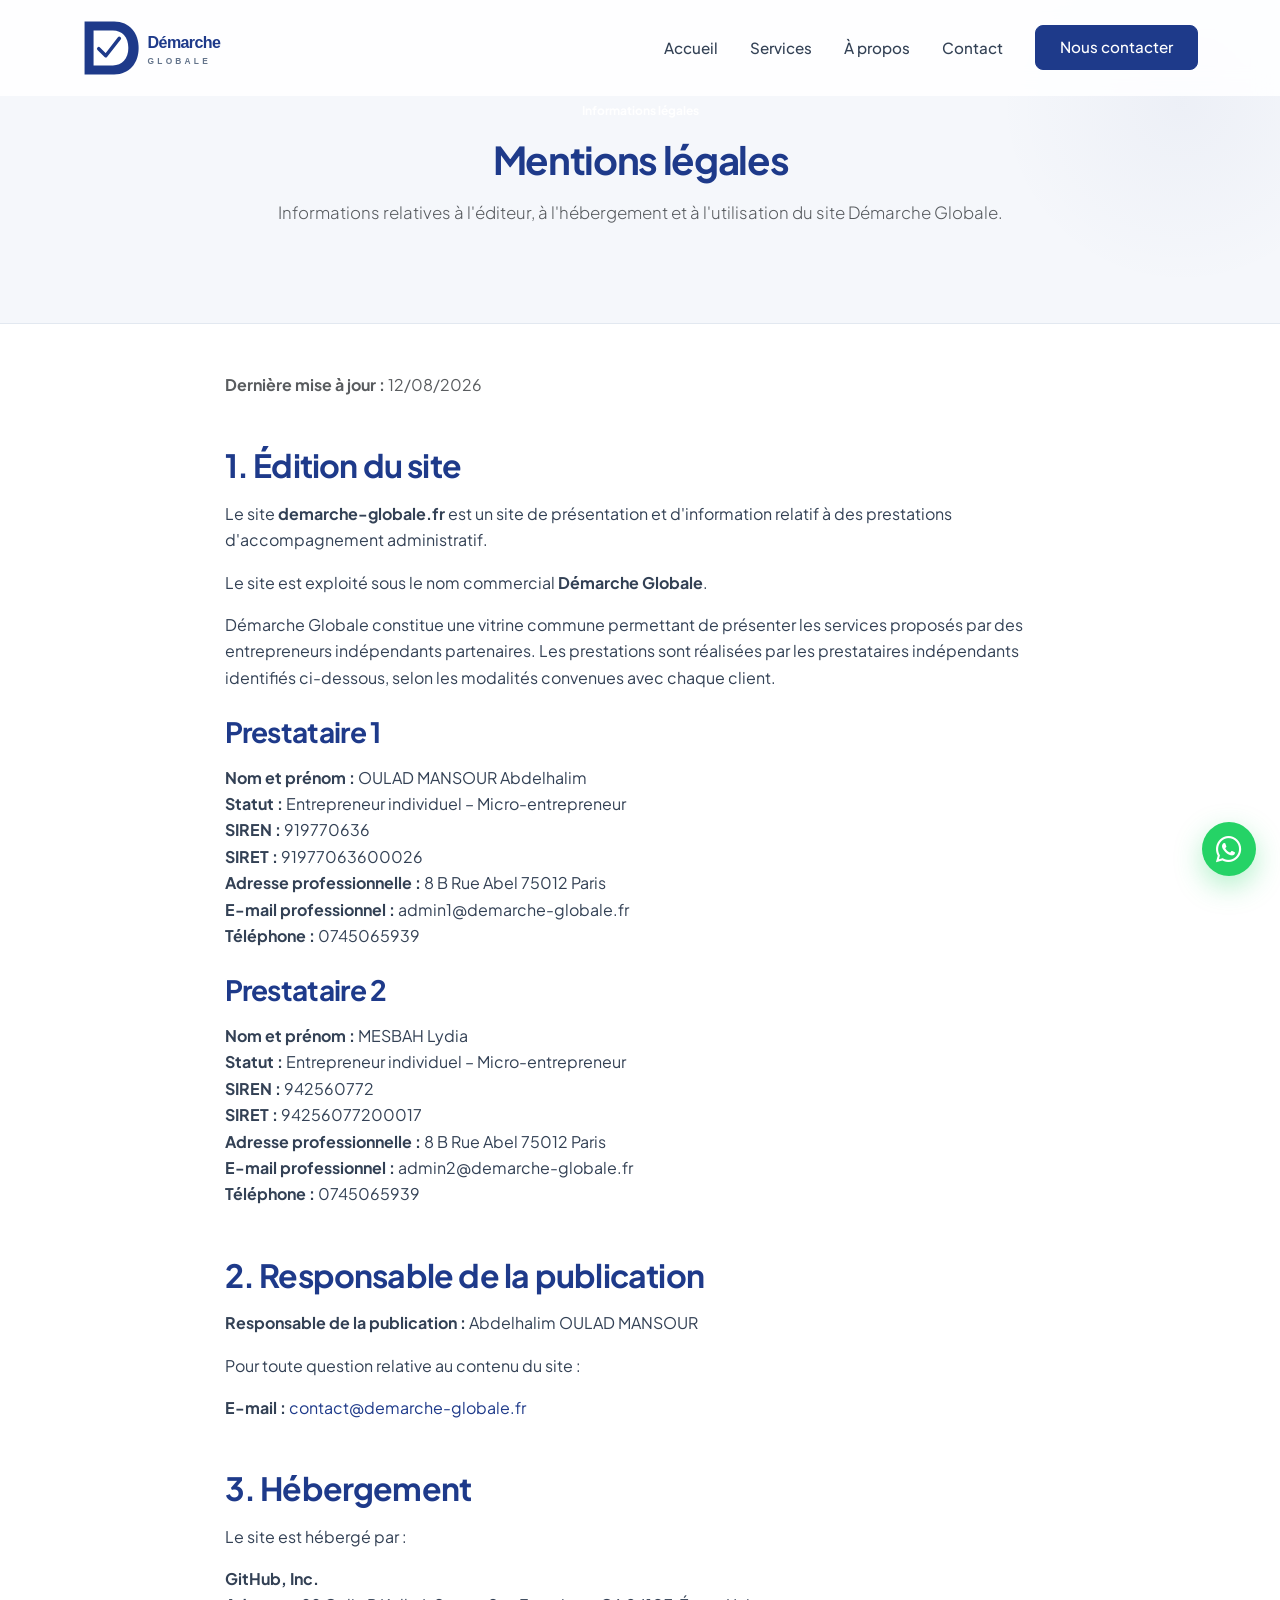
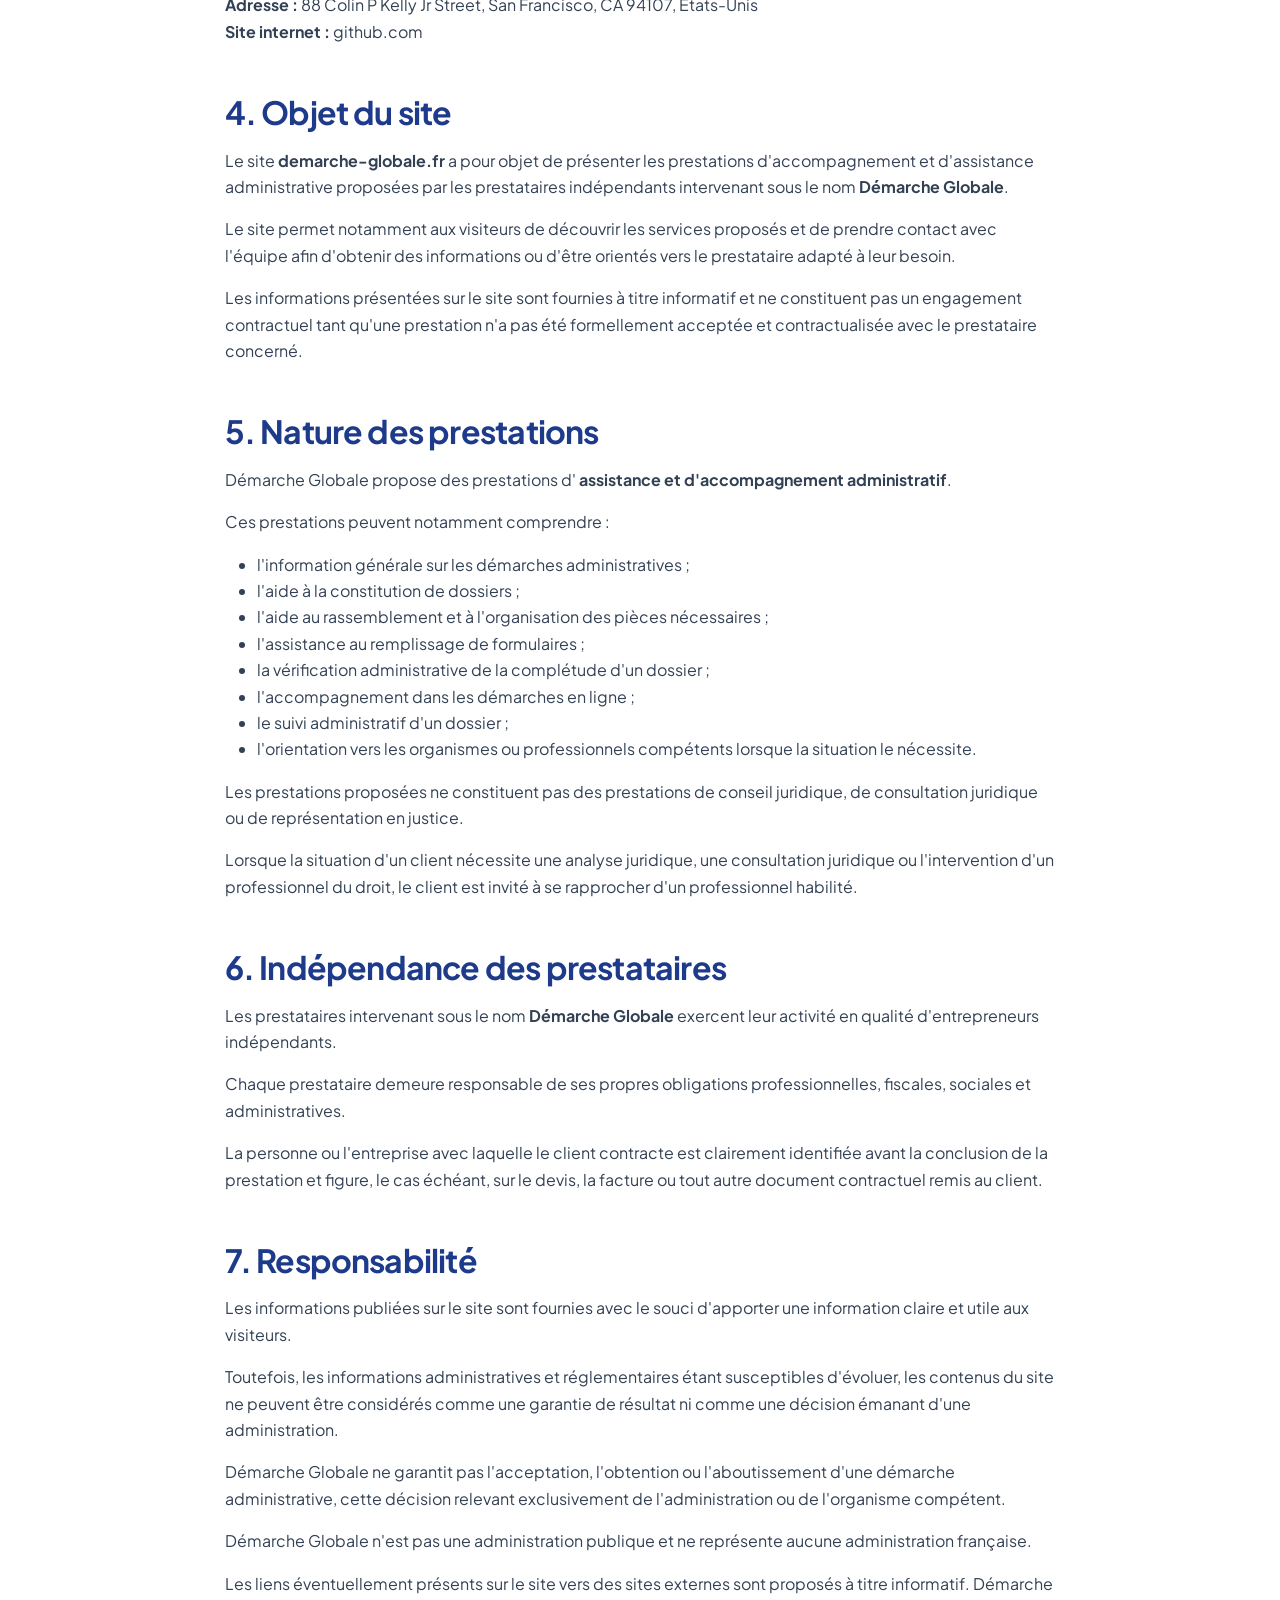
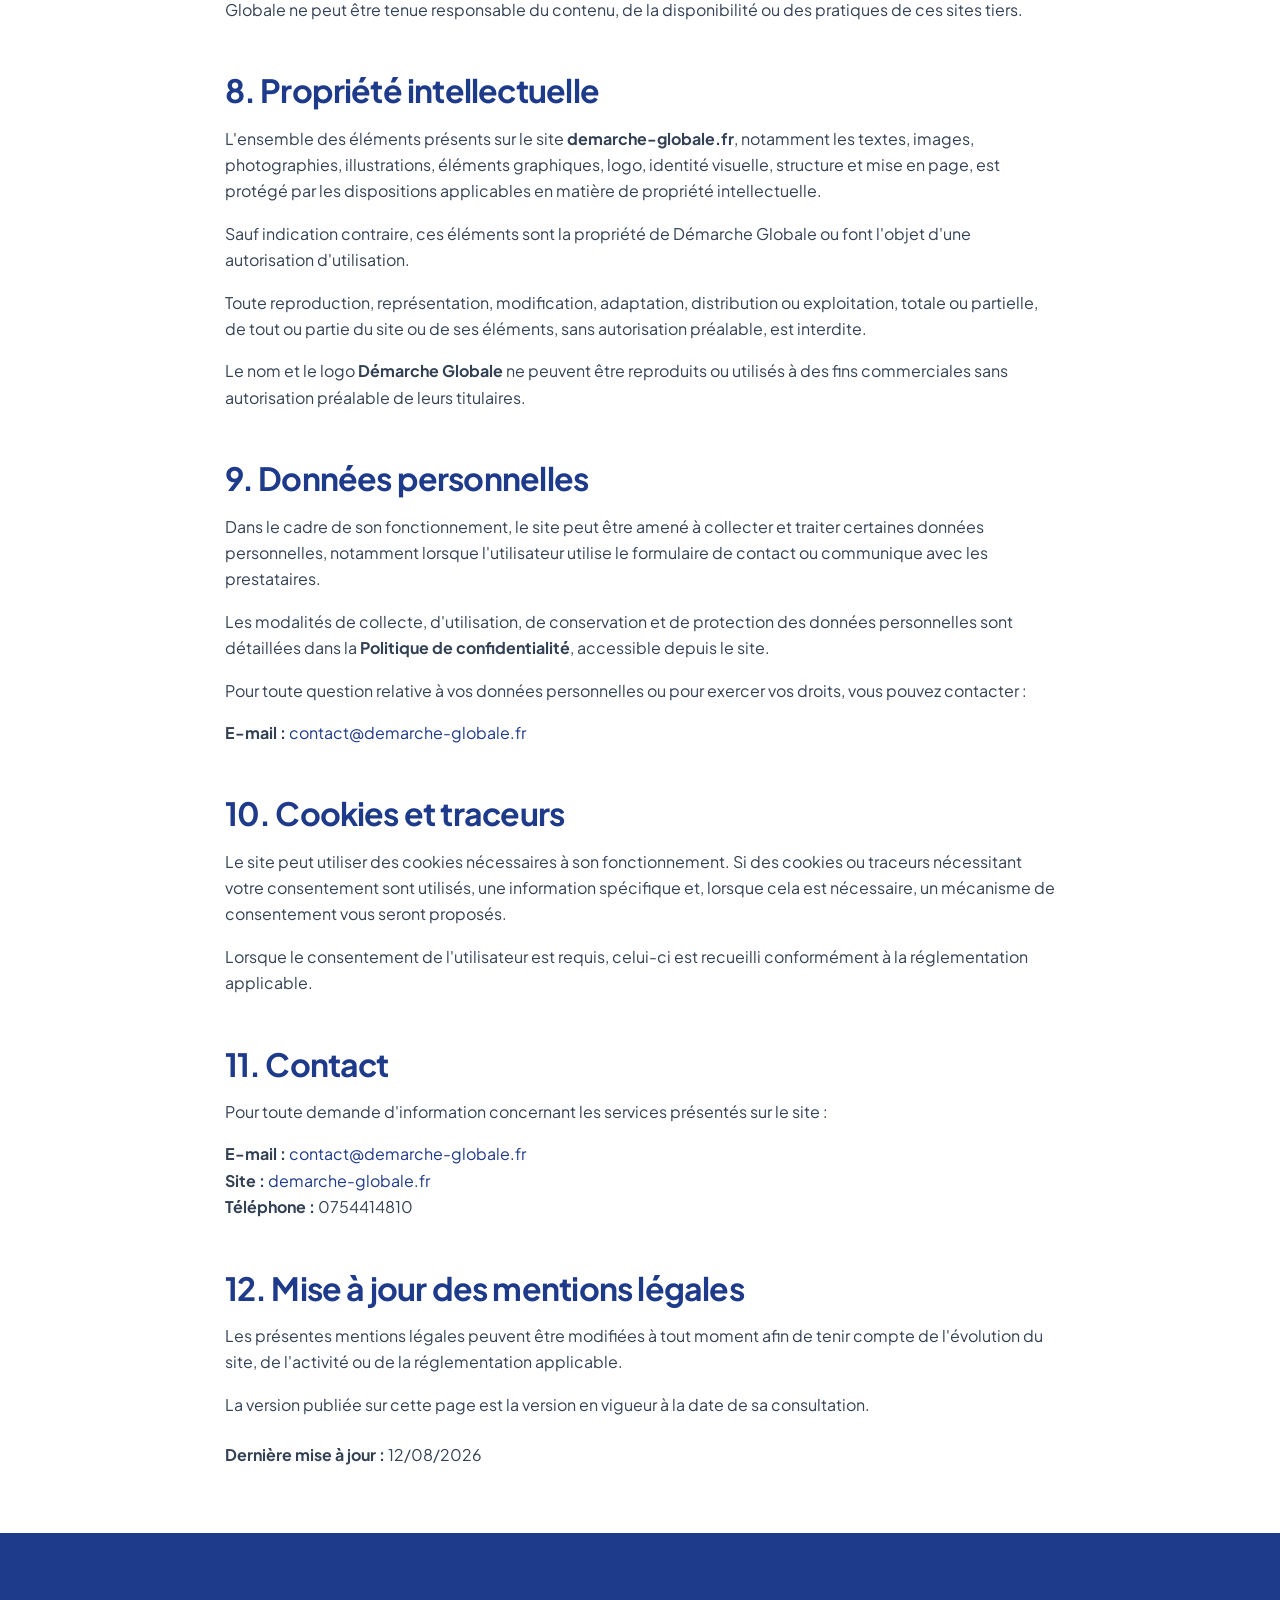
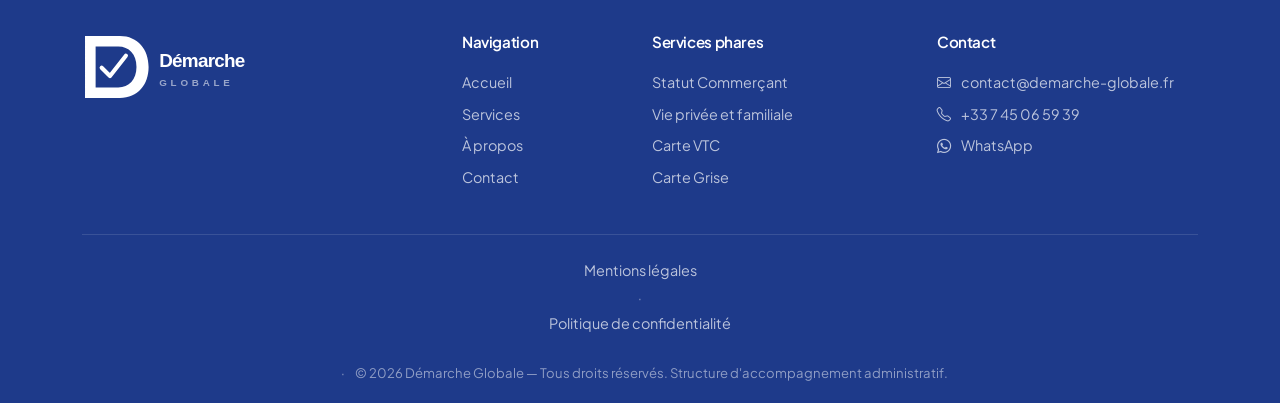
<file: mentions-legales.html>
<!DOCTYPE html>
<html lang="fr" class="js">
<head>
  <meta charset="UTF-8">
  <meta name="viewport" content="width=device-width, initial-scale=1.0">

  <title>Mentions légales — Démarche Globale</title>

  <meta name="description" content="Mentions légales du site Démarche Globale, plateforme de présentation de prestations d'accompagnement administratif.">

  <link rel="icon" type="image/svg+xml" href="assets/favicon.svg">

  <link rel="preconnect" href="https://fonts.googleapis.com">
  <link rel="preconnect" href="https://fonts.gstatic.com" crossorigin>

  <link href="https://fonts.googleapis.com/css2?family=Plus+Jakarta+Sans:wght@400;500;600;700;800&display=swap" rel="stylesheet">

  <link href="https://cdn.jsdelivr.net/npm/bootstrap@5.3.3/dist/css/bootstrap.min.css" rel="stylesheet">

  <link href="https://cdn.jsdelivr.net/npm/bootstrap-icons@1.11.3/font/bootstrap-icons.css" rel="stylesheet">

  <link href="css/style.css" rel="stylesheet">
</head>

<body>

<div class="scroll-progress"></div>

<!-- Navbar -->
<nav class="navbar navbar-expand-lg navbar-dg fixed-top">
  <div class="container">

    <a class="navbar-brand" href="index.html">
      <img src="assets/logo.svg" alt="Démarche Globale">
    </a>

    <button class="navbar-toggler border-0" type="button"
            data-bs-toggle="collapse"
            data-bs-target="#mainNav"
            aria-controls="mainNav"
            aria-expanded="false"
            aria-label="Ouvrir le menu">
      <i class="bi bi-list fs-2 text-dark-dg"></i>
    </button>

    <div class="collapse navbar-collapse" id="mainNav">

      <ul class="navbar-nav ms-auto align-items-lg-center">

        <li class="nav-item">
          <a class="nav-link" href="index.html">Accueil</a>
        </li>

        <li class="nav-item">
          <a class="nav-link" href="services.html">Services</a>
        </li>

        <li class="nav-item">
          <a class="nav-link" href="a-propos.html">À propos</a>
        </li>

        <li class="nav-item">
          <a class="nav-link" href="contact.html">Contact</a>
        </li>

        <li class="nav-item ms-lg-3 mt-2 mt-lg-0">
          <a href="contact.html" class="btn btn-dg-primary btn-sm">
            Nous contacter
          </a>
        </li>

      </ul>

    </div>
  </div>
</nav>


<!-- Contenu principal -->
<main>

  <!-- Hero -->
  <section class="page-header py-5">
    <div class="container py-5">

      <div class="row">
        <div class="col-lg-9 mx-auto text-center">

          <span class="badge mb-3">
            Informations légales
          </span>

          <h1 class="display-5 fw-bold mb-3">
            Mentions légales
          </h1>

          <p class="lead text-muted mb-0">
            Informations relatives à l'éditeur, à l'hébergement et à l'utilisation du site Démarche Globale.
          </p>

        </div>
      </div>

    </div>
  </section>


  <!-- Mentions légales -->
  <section class="py-5">
    <div class="container">

      <div class="row">
        <div class="col-lg-9 mx-auto">

          <div class="legal-content">

            <p class="text-muted">
              <strong>Dernière mise à jour :</strong> 12/08/2026
            </p>


            <!-- 1 -->
            <h2 class="mt-5 mb-3">
              1. Édition du site
            </h2>

            <p>
              Le site <strong>demarche-globale.fr</strong> est un site de
              présentation et d'information relatif à des prestations
              d'accompagnement administratif.
            </p>

            <p>
              Le site est exploité sous le nom commercial
              <strong>Démarche Globale</strong>.
            </p>

            <p>
              Démarche Globale constitue une vitrine commune permettant
              de présenter les services proposés par des entrepreneurs
              indépendants partenaires. Les prestations sont réalisées
              par les prestataires indépendants identifiés ci-dessous,
              selon les modalités convenues avec chaque client.
            </p>


            <h3 class="mt-4 mb-3">
              Prestataire 1
            </h3>

            <p>
              <strong>Nom et prénom :</strong> OULAD MANSOUR Abdelhalim<br>
              <strong>Statut :</strong> Entrepreneur individuel – Micro-entrepreneur<br>
              <strong>SIREN :</strong> 919770636<br>
              <strong>SIRET :</strong> 91977063600026<br>
              <strong>Adresse professionnelle :</strong> 8 B Rue Abel 75012 Paris<br>
              <strong>E-mail professionnel :</strong> admin1@demarche-globale.fr<br>
              <strong>Téléphone :</strong> 0745065939
            </p>


            <h3 class="mt-4 mb-3">
              Prestataire 2
            </h3>

            <p>
              <strong>Nom et prénom :</strong> MESBAH Lydia<br>
              <strong>Statut :</strong> Entrepreneur individuel – Micro-entrepreneur<br>
              <strong>SIREN :</strong> 942560772<br>
              <strong>SIRET :</strong> 94256077200017<br>
              <strong>Adresse professionnelle :</strong> 8 B Rue Abel 75012 Paris<br>
              <strong>E-mail professionnel :</strong> admin2@demarche-globale.fr<br>
              <strong>Téléphone :</strong> 0745065939
            </p>


            <!-- 2 -->
            <h2 class="mt-5 mb-3">
              2. Responsable de la publication
            </h2>

            <p>
              <strong>Responsable de la publication :</strong>
              Abdelhalim OULAD MANSOUR
            </p>

            <p>
              Pour toute question relative au contenu du site :
            </p>

            <p>
              <strong>E-mail :</strong>
              <a href="mailto:contact@demarche-globale.fr">
                contact@demarche-globale.fr
              </a>
            </p>


            <!-- 3 -->
            <h2 class="mt-5 mb-3">
              3. Hébergement
            </h2>

            <p>
              Le site est hébergé par :
            </p>

            <p>
              <strong>GitHub, Inc.</strong><br>
              <strong>Adresse :</strong> 88 Colin P Kelly Jr Street, San Francisco, CA 94107, États-Unis<br>
              <strong>Site internet :</strong>
                github.com
            </p>


            <!-- 4 -->
            <h2 class="mt-5 mb-3">
              4. Objet du site
            </h2>

            <p>
              Le site <strong>demarche-globale.fr</strong> a pour objet
              de présenter les prestations d'accompagnement et
              d'assistance administrative proposées par les prestataires
              indépendants intervenant sous le nom
              <strong>Démarche Globale</strong>.
            </p>

            <p>
              Le site permet notamment aux visiteurs de découvrir les
              services proposés et de prendre contact avec l'équipe afin
              d'obtenir des informations ou d'être orientés vers le
              prestataire adapté à leur besoin.
            </p>

            <p>
              Les informations présentées sur le site sont fournies à
              titre informatif et ne constituent pas un engagement
              contractuel tant qu'une prestation n'a pas été formellement
              acceptée et contractualisée avec le prestataire concerné.
            </p>


            <!-- 5 -->
            <h2 class="mt-5 mb-3">
              5. Nature des prestations
            </h2>

            <p>
              Démarche Globale propose des prestations d'
              <strong>assistance et d'accompagnement administratif</strong>.
            </p>

            <p>
              Ces prestations peuvent notamment comprendre :
            </p>

            <ul>
              <li>l'information générale sur les démarches administratives ;</li>
              <li>l'aide à la constitution de dossiers ;</li>
              <li>l'aide au rassemblement et à l'organisation des pièces nécessaires ;</li>
              <li>l'assistance au remplissage de formulaires ;</li>
              <li>la vérification administrative de la complétude d'un dossier ;</li>
              <li>l'accompagnement dans les démarches en ligne ;</li>
              <li>le suivi administratif d'un dossier ;</li>
              <li>l'orientation vers les organismes ou professionnels compétents lorsque la situation le nécessite.</li>
            </ul>

            <p>
              Les prestations proposées ne constituent pas des prestations
              de conseil juridique, de consultation juridique ou de
              représentation en justice.
            </p>

            <p>
              Lorsque la situation d'un client nécessite une analyse
              juridique, une consultation juridique ou l'intervention
              d'un professionnel du droit, le client est invité à se
              rapprocher d'un professionnel habilité.
            </p>


            <!-- 6 -->
            <h2 class="mt-5 mb-3">
              6. Indépendance des prestataires
            </h2>

            <p>
              Les prestataires intervenant sous le nom
              <strong>Démarche Globale</strong> exercent leur activité
              en qualité d'entrepreneurs indépendants.
            </p>

            <p>
              Chaque prestataire demeure responsable de ses propres
              obligations professionnelles, fiscales, sociales et
              administratives.
            </p>

            <p>
              La personne ou l'entreprise avec laquelle le client
              contracte est clairement identifiée avant la conclusion
              de la prestation et figure, le cas échéant, sur le devis,
              la facture ou tout autre document contractuel remis au client.
            </p>


            <!-- 7 -->
            <h2 class="mt-5 mb-3">
              7. Responsabilité
            </h2>

            <p>
              Les informations publiées sur le site sont fournies avec
              le souci d'apporter une information claire et utile aux
              visiteurs.
            </p>

            <p>
              Toutefois, les informations administratives et réglementaires
              étant susceptibles d'évoluer, les contenus du site ne peuvent
              être considérés comme une garantie de résultat ni comme une
              décision émanant d'une administration.
            </p>

            <p>
              Démarche Globale ne garantit pas l'acceptation, l'obtention
              ou l'aboutissement d'une démarche administrative, cette
              décision relevant exclusivement de l'administration ou de
              l'organisme compétent.
            </p>

            <p>
              Démarche Globale n'est pas une administration publique et
              ne représente aucune administration française.
            </p>

            <p>
              Les liens éventuellement présents sur le site vers des
              sites externes sont proposés à titre informatif.
              Démarche Globale ne peut être tenue responsable du contenu,
              de la disponibilité ou des pratiques de ces sites tiers.
            </p>


            <!-- 8 -->
            <h2 class="mt-5 mb-3">
              8. Propriété intellectuelle
            </h2>

            <p>
              L'ensemble des éléments présents sur le site
              <strong>demarche-globale.fr</strong>, notamment les textes,
              images, photographies, illustrations, éléments graphiques,
              logo, identité visuelle, structure et mise en page, est
              protégé par les dispositions applicables en matière de
              propriété intellectuelle.
            </p>

            <p>
              Sauf indication contraire, ces éléments sont la propriété
              de Démarche Globale ou font l'objet d'une autorisation
              d'utilisation.
            </p>

            <p>
              Toute reproduction, représentation, modification,
              adaptation, distribution ou exploitation, totale ou partielle,
              de tout ou partie du site ou de ses éléments, sans
              autorisation préalable, est interdite.
            </p>

            <p>
              Le nom et le logo <strong>Démarche Globale</strong> ne peuvent
              être reproduits ou utilisés à des fins commerciales sans
              autorisation préalable de leurs titulaires.
            </p>


            <!-- 9 -->
            <h2 class="mt-5 mb-3">
              9. Données personnelles
            </h2>

            <p>
              Dans le cadre de son fonctionnement, le site peut être amené
              à collecter et traiter certaines données personnelles,
              notamment lorsque l'utilisateur utilise le formulaire de
              contact ou communique avec les prestataires.
            </p>

            <p>
              Les modalités de collecte, d'utilisation, de conservation
              et de protection des données personnelles sont détaillées
              dans la
              <strong>Politique de confidentialité</strong>,
              accessible depuis le site.
            </p>

            <p>
              Pour toute question relative à vos données personnelles
              ou pour exercer vos droits, vous pouvez contacter :
            </p>

            <p>
              <strong>E-mail :</strong>
              <a href="mailto:contact@demarche-globale.fr">
                contact@demarche-globale.fr
              </a>
            </p>


            <!-- 10 -->
            <h2 class="mt-5 mb-3">
              10. Cookies et traceurs
            </h2>

            <p>
              Le site peut utiliser des cookies nécessaires à son
              fonctionnement.

              Si des cookies ou traceurs nécessitant votre consentement
              sont utilisés, une information spécifique et, lorsque cela
              est nécessaire, un mécanisme de consentement vous seront
              proposés.
            </p>

            <!--
            <p>
              Les informations relatives à l'utilisation des cookies
              et aux choix proposés aux visiteurs sont présentées dans
              la <strong>Politique de cookies</strong> du site.
            </p>
            -->

            <p>
              Lorsque le consentement de l'utilisateur est requis,
              celui-ci est recueilli conformément à la réglementation
              applicable.
            </p>


            <!-- 11 -->
            <h2 class="mt-5 mb-3">
              11. Contact
            </h2>

            <p>
              Pour toute demande d'information concernant les services
              présentés sur le site :
            </p>

            <p>

              <strong>E-mail :</strong>
              <a href="mailto:contact@demarche-globale.fr">
                contact@demarche-globale.fr
              </a>
              <br>

              <strong>Site :</strong>
              <a href="https://demarche-globale.fr" target="_blank" rel="noopener">
                demarche-globale.fr
              </a>
              <br>

              <strong>Téléphone :</strong>
              0754414810
            </p>


            <!-- 12 -->
            <h2 class="mt-5 mb-3">
              12. Mise à jour des mentions légales
            </h2>

            <p>
              Les présentes mentions légales peuvent être modifiées à
              tout moment afin de tenir compte de l'évolution du site,
              de l'activité ou de la réglementation applicable.
            </p>

            <p>
              La version publiée sur cette page est la version en vigueur
              à la date de sa consultation.
            </p>

            <p class="mt-4">
              <strong>Dernière mise à jour :</strong> 12/08/2026
            </p>

          </div>

        </div>
      </div>

    </div>
  </section>

</main>


<!-- Footer -->
<footer>
  <div class="container mt-5">

    <div class="row g-4">

      <div class="col-md-4">

        <div class="footer-brand">
          <img src="assets/logo-white.svg" alt="Démarche Globale">
        </div>

      </div>


      <div class="col-md-2 col-6">

        <h6>Navigation</h6>

        <a href="index.html">Accueil</a>
        <a href="services.html">Services</a>
        <a href="a-propos.html">À propos</a>
        <a href="contact.html">Contact</a>

      </div>


      <div class="col-md-3 col-6">

        <h6>Services phares</h6>

        <a href="services.html#statut-commercant">
          Statut Commerçant
        </a>

        <a href="services.html#vpf">
          Vie privée et familiale
        </a>

        <a href="services.html#vtc">
          Carte VTC
        </a>

        <a href="services.html#carte-grise">
          Carte Grise
        </a>

      </div>


      <div class="col-md-3">

        <h6>Contact</h6>

        <a href="mailto:contact@demarche-globale.fr">
          <i class="bi bi-envelope me-2"></i>
          contact@demarche-globale.fr
        </a>

        <a href="tel:+33745065939">
          <i class="bi bi-telephone me-2"></i>
          +33 7 45 06 59 39
        </a>

        <a
          href="https://wa.me/33745065939"
          target="_blank"
          rel="noopener"
        >
          <i class="bi bi-whatsapp me-2"></i>
          WhatsApp
        </a>

      </div>

    </div>


    <div class="footer-bottom text-center">

      <a href="mentions-legales.html">
        Mentions légales
      </a>

      <span class="mx-2">
        ·
      </span>

      <a href="politique-confidentialite.html">
        Politique de confidentialité
      </a>
      <br>

      <span class="mx-2">
        ·
      </span>

      ©
      <span id="year"></span>

      Démarche Globale — Tous droits réservés.
      Structure d'accompagnement administratif.

    </div>

  </div>
</footer>


<button
  class="back-to-top"
  aria-label="Retour en haut"
>
  <i class="bi bi-arrow-up"></i>
</button>


<a
  href="https://wa.me/33745065939"
  target="_blank"
  rel="noopener"
  class="whatsapp-float"
  aria-label="Nous écrire sur WhatsApp"
>
  <i class="bi bi-whatsapp"></i>
</a>


<script src="https://cdn.jsdelivr.net/npm/bootstrap@5.3.3/dist/js/bootstrap.bundle.min.js"></script>

<script src="js/main.js"></script>

</body>
</html>
</file>
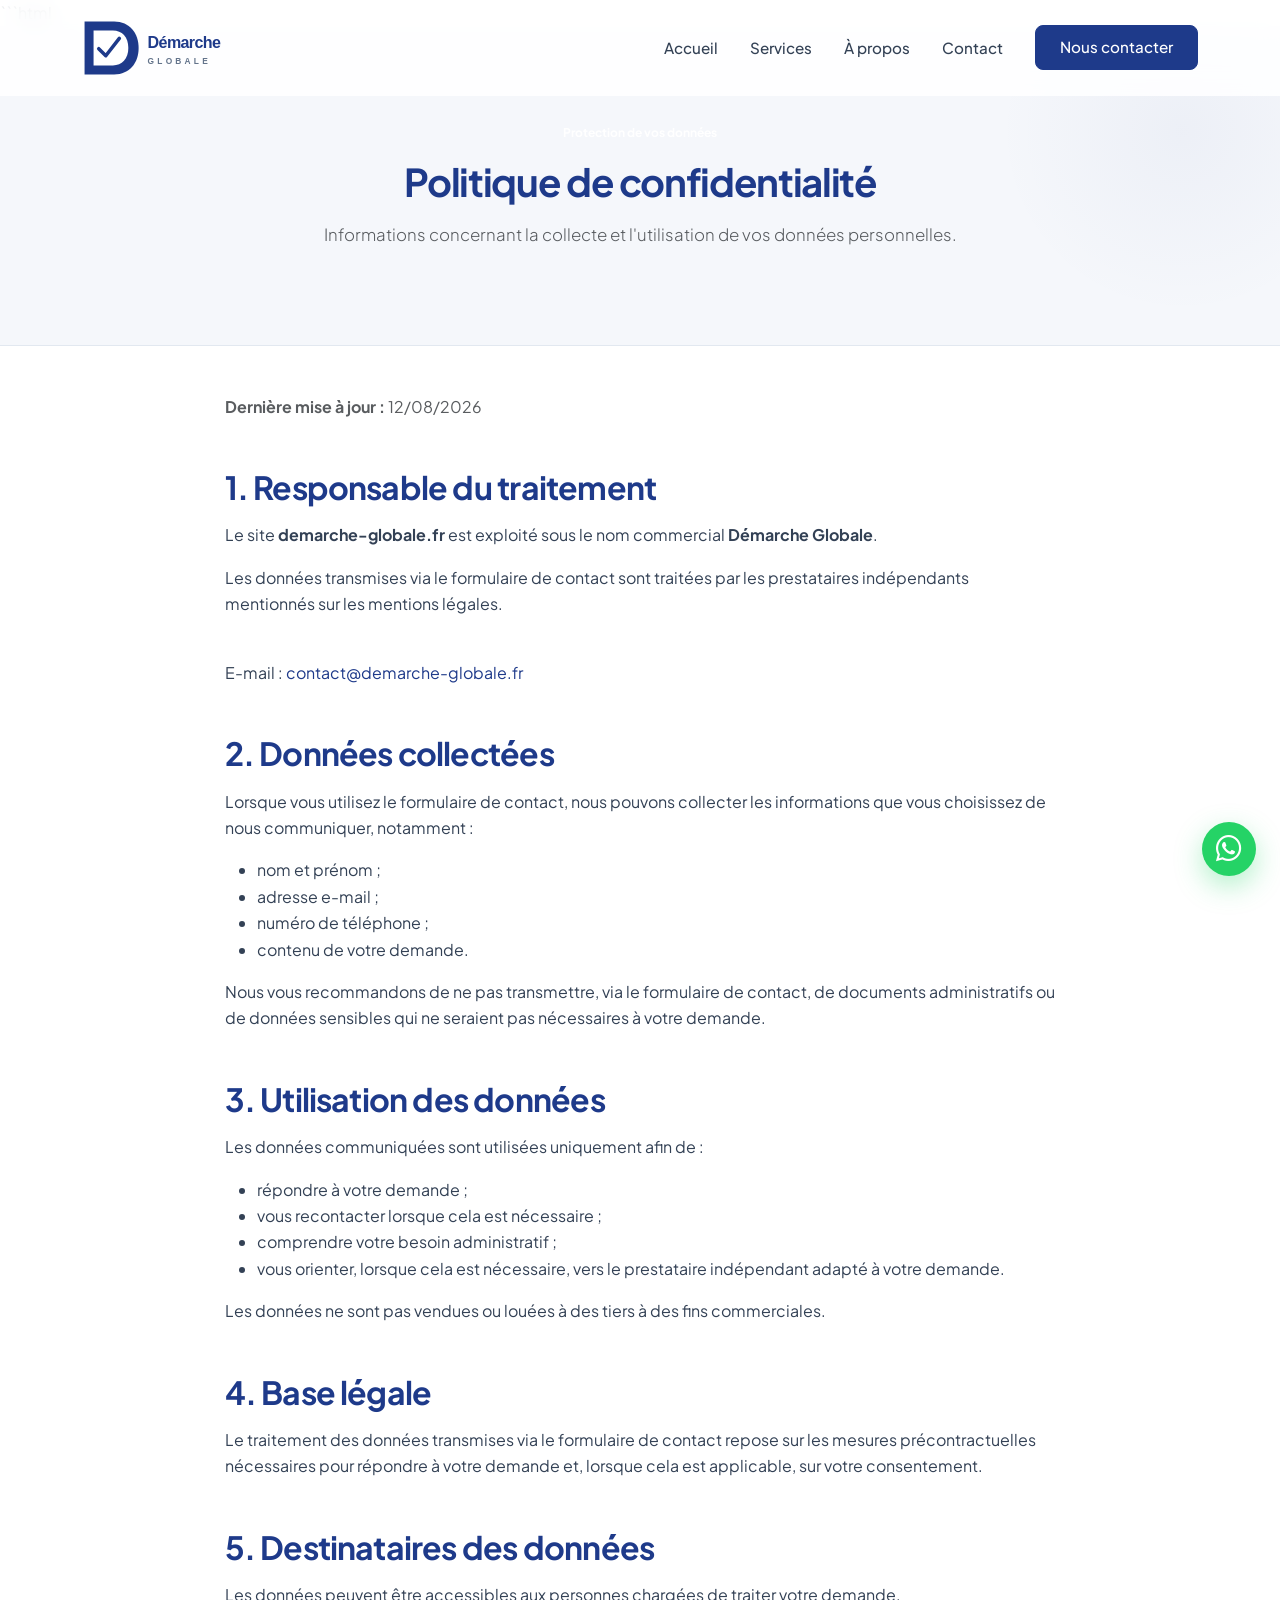
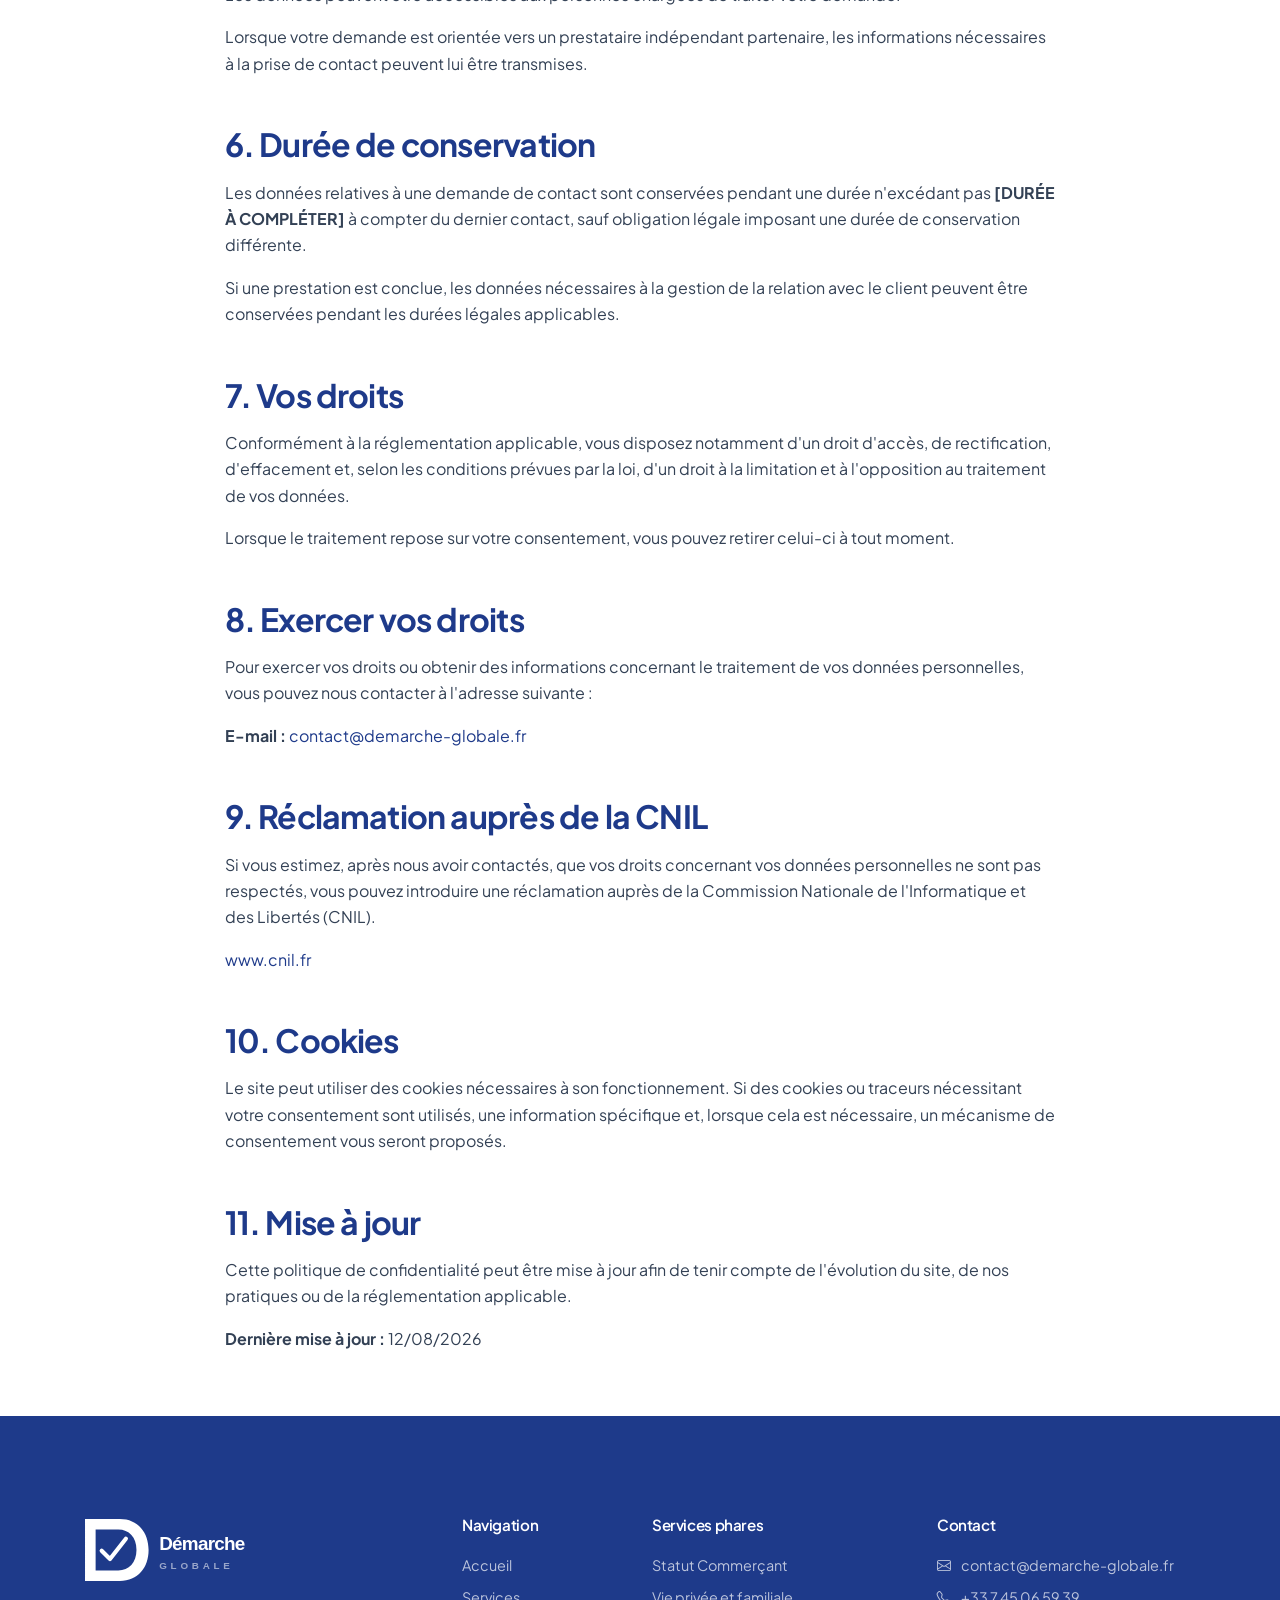
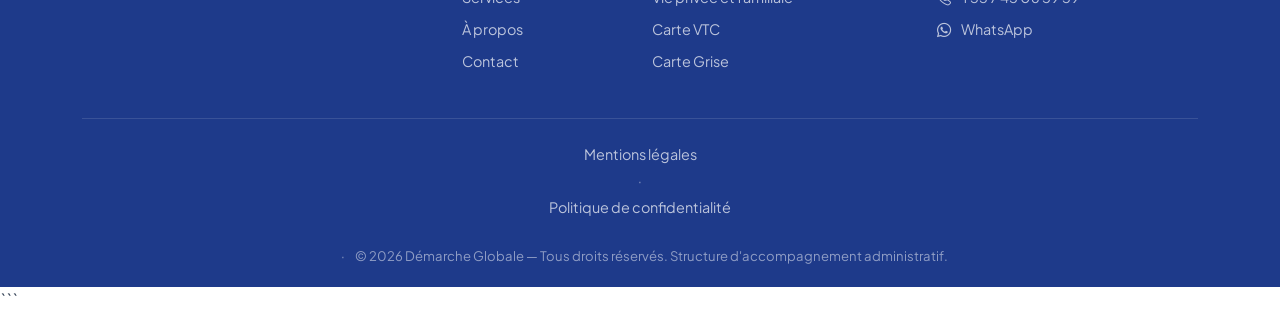
<file: politique-confidentialite.html>
```html
<!DOCTYPE html>
<html lang="fr" class="js">

<head>

  <meta charset="UTF-8">

  <meta name="viewport" content="width=device-width, initial-scale=1.0">

  <title>Politique de confidentialité — Démarche Globale</title>

  <meta
    name="description"
    content="Politique de confidentialité du site Démarche Globale."
  >

  <link
    rel="icon"
    type="image/svg+xml"
    href="assets/favicon.svg"
  >

  <link rel="preconnect" href="https://fonts.googleapis.com">

  <link
    rel="preconnect"
    href="https://fonts.gstatic.com"
    crossorigin
  >

  <link
    href="https://fonts.googleapis.com/css2?family=Plus+Jakarta+Sans:wght@400;500;600;700;800&display=swap"
    rel="stylesheet"
  >

  <link
    href="https://cdn.jsdelivr.net/npm/bootstrap@5.3.3/dist/css/bootstrap.min.css"
    rel="stylesheet"
  >

  <link
    href="https://cdn.jsdelivr.net/npm/bootstrap-icons@1.11.3/font/bootstrap-icons.css"
    rel="stylesheet"
  >

  <link href="css/style.css" rel="stylesheet">

</head>


<body>

<div class="scroll-progress"></div>


<!-- Navbar -->

<nav class="navbar navbar-expand-lg navbar-dg fixed-top">

  <div class="container">

    <a class="navbar-brand" href="index.html">

      <img
        src="assets/logo.svg"
        alt="Démarche Globale"
      >

    </a>


    <button
      class="navbar-toggler border-0"
      type="button"
      data-bs-toggle="collapse"
      data-bs-target="#mainNav"
      aria-controls="mainNav"
      aria-expanded="false"
      aria-label="Ouvrir le menu"
    >

      <i class="bi bi-list fs-2 text-dark-dg"></i>

    </button>


    <div
      class="collapse navbar-collapse"
      id="mainNav"
    >

      <ul class="navbar-nav ms-auto align-items-lg-center">

        <li class="nav-item">
          <a
            class="nav-link"
            href="index.html"
          >
            Accueil
          </a>
        </li>

        <li class="nav-item">
          <a
            class="nav-link"
            href="services.html"
          >
            Services
          </a>
        </li>

        <li class="nav-item">
          <a
            class="nav-link"
            href="a-propos.html"
          >
            À propos
          </a>
        </li>

        <li class="nav-item">
          <a
            class="nav-link"
            href="contact.html"
          >
            Contact
          </a>
        </li>

        <li class="nav-item ms-lg-3 mt-2 mt-lg-0">

          <a
            href="contact.html"
            class="btn btn-dg-primary btn-sm"
          >
            Nous contacter
          </a>

        </li>

      </ul>

    </div>

  </div>

</nav>


<!-- Contenu -->

<main>


  <!-- En-tête -->

  <section class="page-header py-5">

    <div class="container py-5">

      <div class="row">

        <div class="col-lg-9 mx-auto text-center">

          <span class="badge mb-3">
            Protection de vos données
          </span>

          <h1 class="display-5 fw-bold mb-3">
            Politique de confidentialité
          </h1>

          <p class="lead text-muted mb-0">
            Informations concernant la collecte et l'utilisation
            de vos données personnelles.
          </p>

        </div>

      </div>

    </div>

  </section>


  <!-- Contenu de la politique -->

  <section class="py-5">

    <div class="container">

      <div class="row">

        <div class="col-lg-9 mx-auto">

          <div class="legal-content">


            <p class="text-muted">

              <strong>
                Dernière mise à jour :
              </strong>

              12/08/2026

            </p>


            <!-- 1 -->

            <h2 class="mt-5 mb-3">
              1. Responsable du traitement
            </h2>

            <p>

              Le site
              <strong>demarche-globale.fr</strong>
              est exploité sous le nom commercial
              <strong>Démarche Globale</strong>.

            </p>

            <p>

              Les données transmises via le formulaire de contact
              sont traitées par les prestataires indépendants mentionnés sur les mentions légales.

            </p>

            <p>

              <br>

              E-mail :
              <a href="mailto:contact@demarche-globale.fr">
                contact@demarche-globale.fr
              </a>

            </p>


            <!-- 2 -->

            <h2 class="mt-5 mb-3">
              2. Données collectées
            </h2>

            <p>

              Lorsque vous utilisez le formulaire de contact,
              nous pouvons collecter les informations que vous
              choisissez de nous communiquer, notamment :

            </p>

            <ul>

              <li>nom et prénom ;</li>

              <li>adresse e-mail ;</li>

              <li>numéro de téléphone ;</li>

              <li>contenu de votre demande.</li>

            </ul>

            <p>

              Nous vous recommandons de ne pas transmettre,
              via le formulaire de contact, de documents
              administratifs ou de données sensibles qui ne
              seraient pas nécessaires à votre demande.

            </p>


            <!-- 3 -->

            <h2 class="mt-5 mb-3">
              3. Utilisation des données
            </h2>

            <p>

              Les données communiquées sont utilisées uniquement
              afin de :

            </p>

            <ul>

              <li>
                répondre à votre demande ;
              </li>

              <li>
                vous recontacter lorsque cela est nécessaire ;
              </li>

              <li>
                comprendre votre besoin administratif ;
              </li>

              <li>
                vous orienter, lorsque cela est nécessaire,
                vers le prestataire indépendant adapté à votre demande.
              </li>

            </ul>

            <p>

              Les données ne sont pas vendues ou louées à des
              tiers à des fins commerciales.

            </p>


            <!-- 4 -->

            <h2 class="mt-5 mb-3">
              4. Base légale
            </h2>

            <p>

              Le traitement des données transmises via le formulaire
              de contact repose sur les mesures précontractuelles
              nécessaires pour répondre à votre demande et,
              lorsque cela est applicable, sur votre consentement.

            </p>


            <!-- 5 -->

            <h2 class="mt-5 mb-3">
              5. Destinataires des données
            </h2>

            <p>

              Les données peuvent être accessibles aux personnes
              chargées de traiter votre demande.

            </p>

            <p>

              Lorsque votre demande est orientée vers un prestataire
              indépendant partenaire, les informations nécessaires
              à la prise de contact peuvent lui être transmises.

            </p>


            <!-- 6 -->

            <h2 class="mt-5 mb-3">
              6. Durée de conservation
            </h2>

            <p>

              Les données relatives à une demande de contact sont
              conservées pendant une durée n'excédant pas
              <strong>[DURÉE À COMPLÉTER]</strong>
              à compter du dernier contact, sauf obligation légale
              imposant une durée de conservation différente.

            </p>

            <p>

              Si une prestation est conclue, les données nécessaires
              à la gestion de la relation avec le client peuvent être
              conservées pendant les durées légales applicables.

            </p>


            <!-- 7 -->

            <h2 class="mt-5 mb-3">
              7. Vos droits
            </h2>

            <p>

              Conformément à la réglementation applicable, vous
              disposez notamment d'un droit d'accès, de rectification,
              d'effacement et, selon les conditions prévues par la loi,
              d'un droit à la limitation et à l'opposition au traitement
              de vos données.

            </p>

            <p>

              Lorsque le traitement repose sur votre consentement,
              vous pouvez retirer celui-ci à tout moment.

            </p>


            <!-- 8 -->

            <h2 class="mt-5 mb-3">
              8. Exercer vos droits
            </h2>

            <p>

              Pour exercer vos droits ou obtenir des informations
              concernant le traitement de vos données personnelles,
              vous pouvez nous contacter à l'adresse suivante :

            </p>

            <p>

              <strong>E-mail :</strong>

              <a href="mailto:contact@demarche-globale.fr">
                contact@demarche-globale.fr
              </a>

            </p>


            <!-- 9 -->

            <h2 class="mt-5 mb-3">
              9. Réclamation auprès de la CNIL
            </h2>

            <p>

              Si vous estimez, après nous avoir contactés, que vos
              droits concernant vos données personnelles ne sont pas
              respectés, vous pouvez introduire une réclamation auprès
              de la Commission Nationale de l'Informatique et des
              Libertés (CNIL).

            </p>

            <p>

              <a
                href="https://www.cnil.fr/"
                target="_blank"
                rel="noopener"
              >
                www.cnil.fr
              </a>

            </p>


            <!-- 10 -->

            <h2 class="mt-5 mb-3">
              10. Cookies
            </h2>

            <p>

              Le site peut utiliser des cookies nécessaires à son
              fonctionnement.

              Si des cookies ou traceurs nécessitant votre consentement
              sont utilisés, une information spécifique et, lorsque cela
              est nécessaire, un mécanisme de consentement vous seront
              proposés.

            </p>


            <!-- 11 -->

            <h2 class="mt-5 mb-3">
              11. Mise à jour
            </h2>

            <p>

              Cette politique de confidentialité peut être mise à jour
              afin de tenir compte de l'évolution du site, de nos
              pratiques ou de la réglementation applicable.

            </p>

            <p>

              <strong>
                Dernière mise à jour :
              </strong>

              12/08/2026

            </p>


          </div>

        </div>

      </div>

    </div>

  </section>

</main>


<!-- Footer -->

<footer>

  <div class="container mt-5">

    <div class="row g-4">


      <div class="col-md-4">

        <div class="footer-brand">

          <img
            src="assets/logo-white.svg"
            alt="Démarche Globale"
          >

        </div>

      </div>


      <div class="col-md-2 col-6">

        <h6>
          Navigation
        </h6>

        <a href="index.html">
          Accueil
        </a>

        <a href="services.html">
          Services
        </a>

        <a href="a-propos.html">
          À propos
        </a>

        <a href="contact.html">
          Contact
        </a>

      </div>


      <div class="col-md-3 col-6">

        <h6>
          Services phares
        </h6>

        <a href="services.html#statut-commercant">
          Statut Commerçant
        </a>

        <a href="services.html#vpf">
          Vie privée et familiale
        </a>

        <a href="services.html#vtc">
          Carte VTC
        </a>

        <a href="services.html#carte-grise">
          Carte Grise
        </a>

      </div>


      <div class="col-md-3">

        <h6>
          Contact
        </h6>

        <a href="mailto:contact@demarche-globale.fr">

          <i class="bi bi-envelope me-2"></i>

          contact@demarche-globale.fr

        </a>

        <a href="tel:+33745065939">

          <i class="bi bi-telephone me-2"></i>

          +33 7 45 06 59 39

        </a>

        <a
          href="https://wa.me/33745065939"
          target="_blank"
          rel="noopener"
        >

          <i class="bi bi-whatsapp me-2"></i>

          WhatsApp

        </a>

      </div>

    </div>


    <div class="footer-bottom text-center">

      <a href="mentions-legales.html">
        Mentions légales
      </a>

      <span class="mx-2">
        ·
      </span>

      <a href="politique-confidentialite.html">
        Politique de confidentialité
      </a>
      <br>

      <span class="mx-2">
        ·
      </span>

      ©
      <span id="year"></span>

      Démarche Globale — Tous droits réservés.
      Structure d'accompagnement administratif.

    </div>

  </div>

</footer>


<!-- Retour en haut -->

<button
  class="back-to-top"
  aria-label="Retour en haut"
>

  <i class="bi bi-arrow-up"></i>

</button>


<!-- WhatsApp -->

<a
  href="https://wa.me/33745065939"
  target="_blank"
  rel="noopener"
  class="whatsapp-float"
  aria-label="Nous écrire sur WhatsApp"
>

  <i class="bi bi-whatsapp"></i>

</a>


<script src="https://cdn.jsdelivr.net/npm/bootstrap@5.3.3/dist/js/bootstrap.bundle.min.js"></script>

<script src="js/main.js"></script>

</body>

</html>
```
</file>
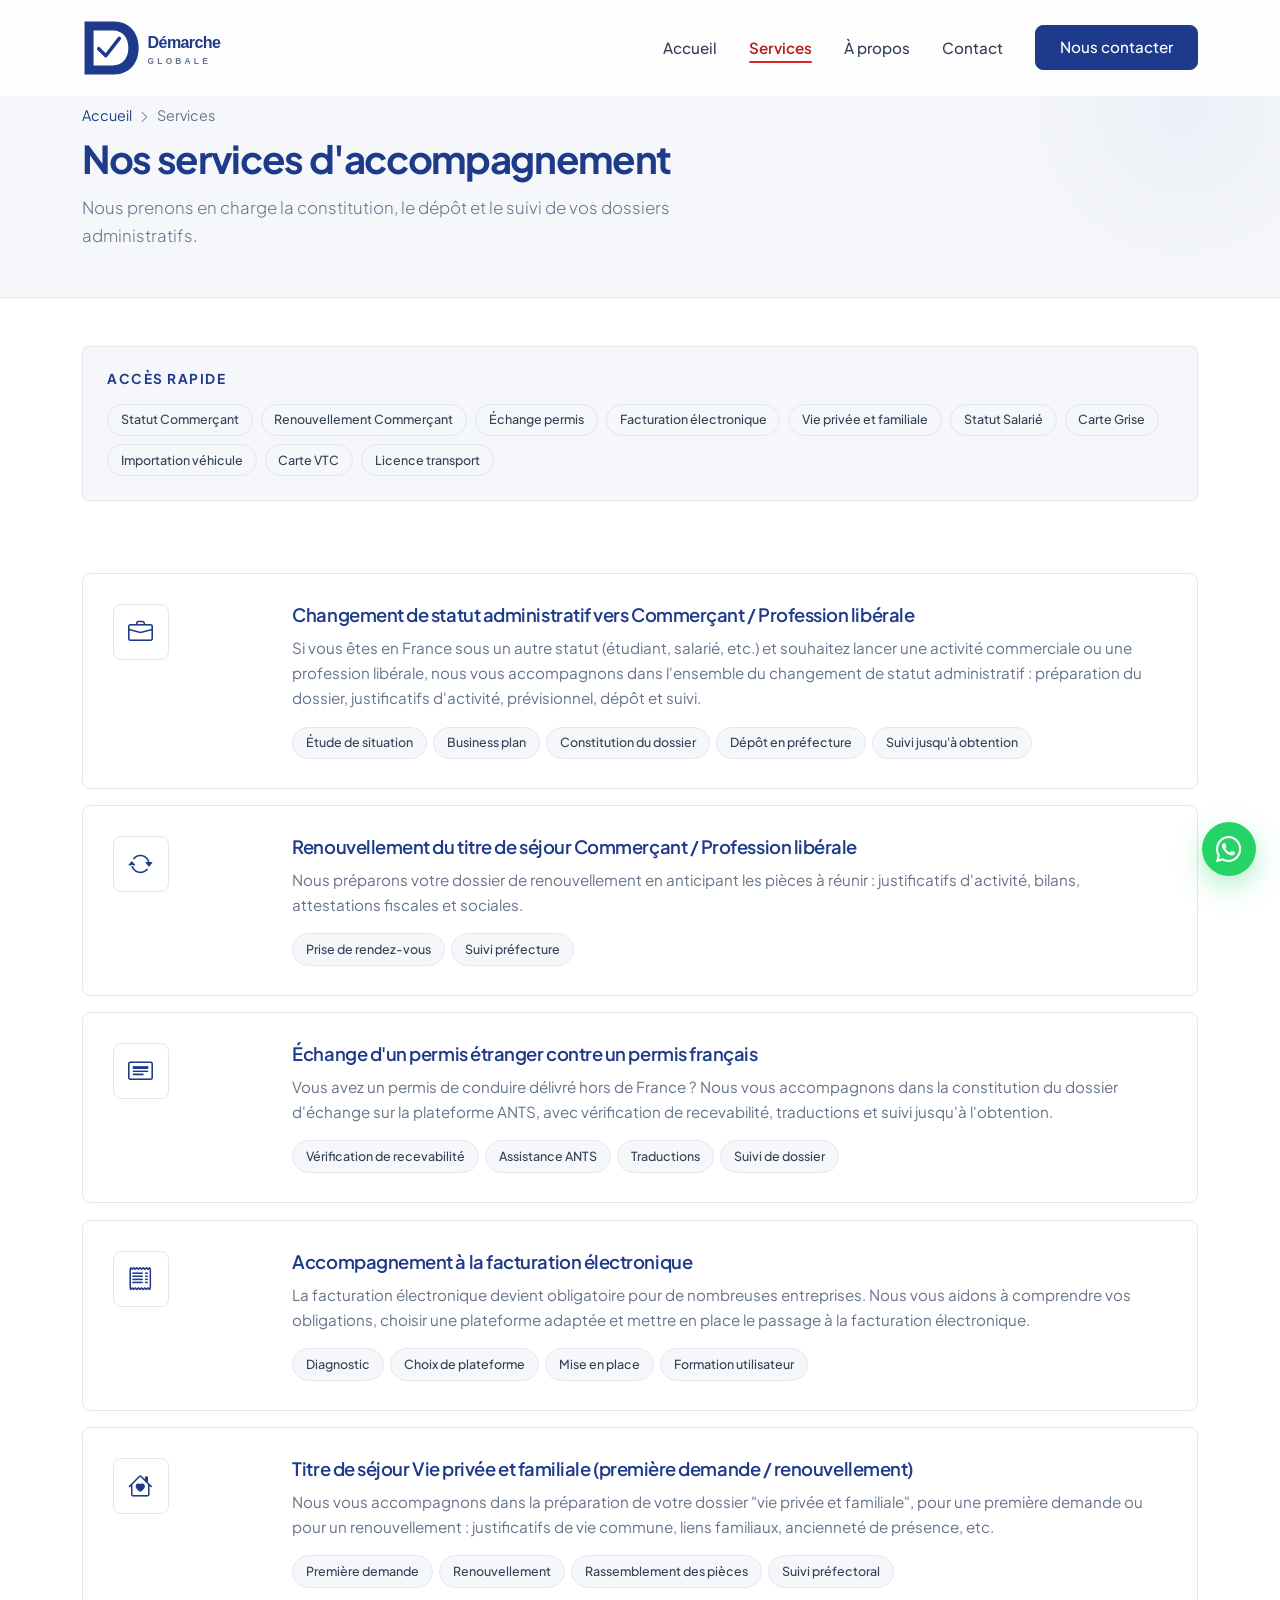
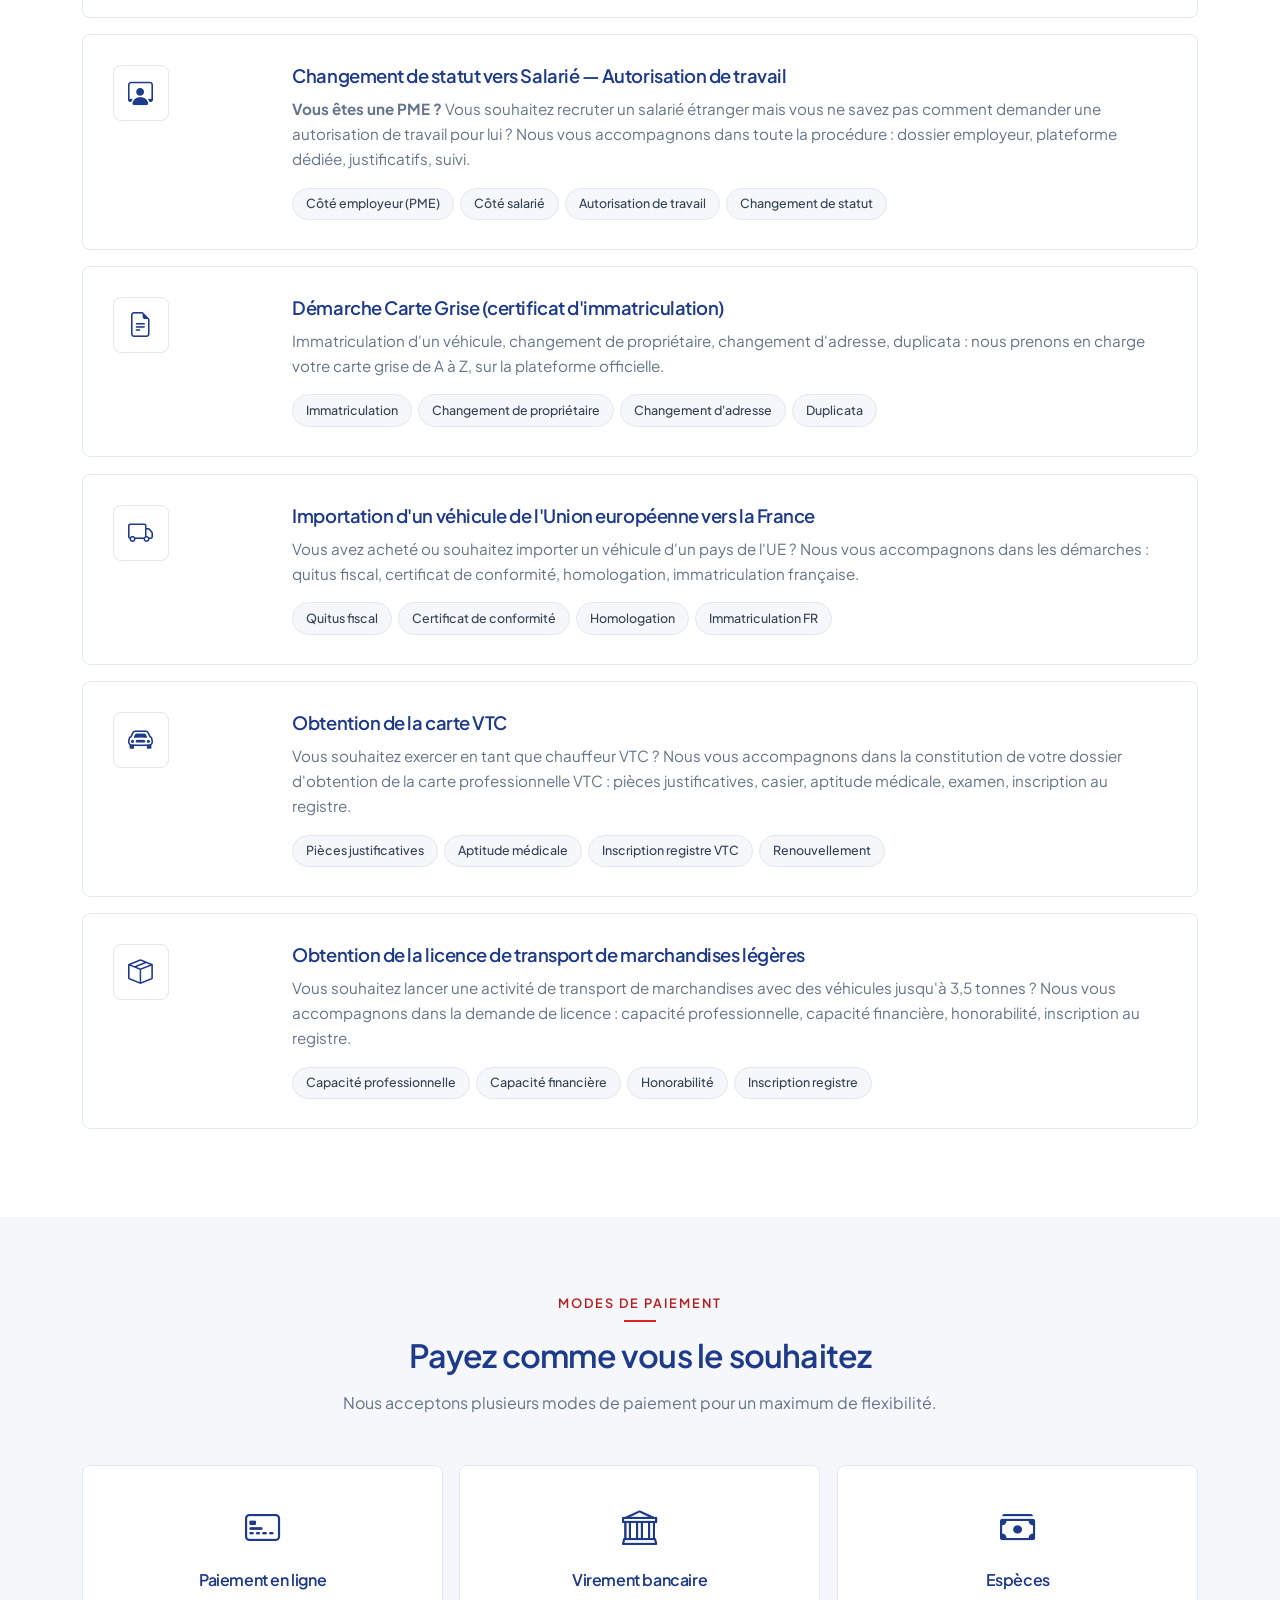
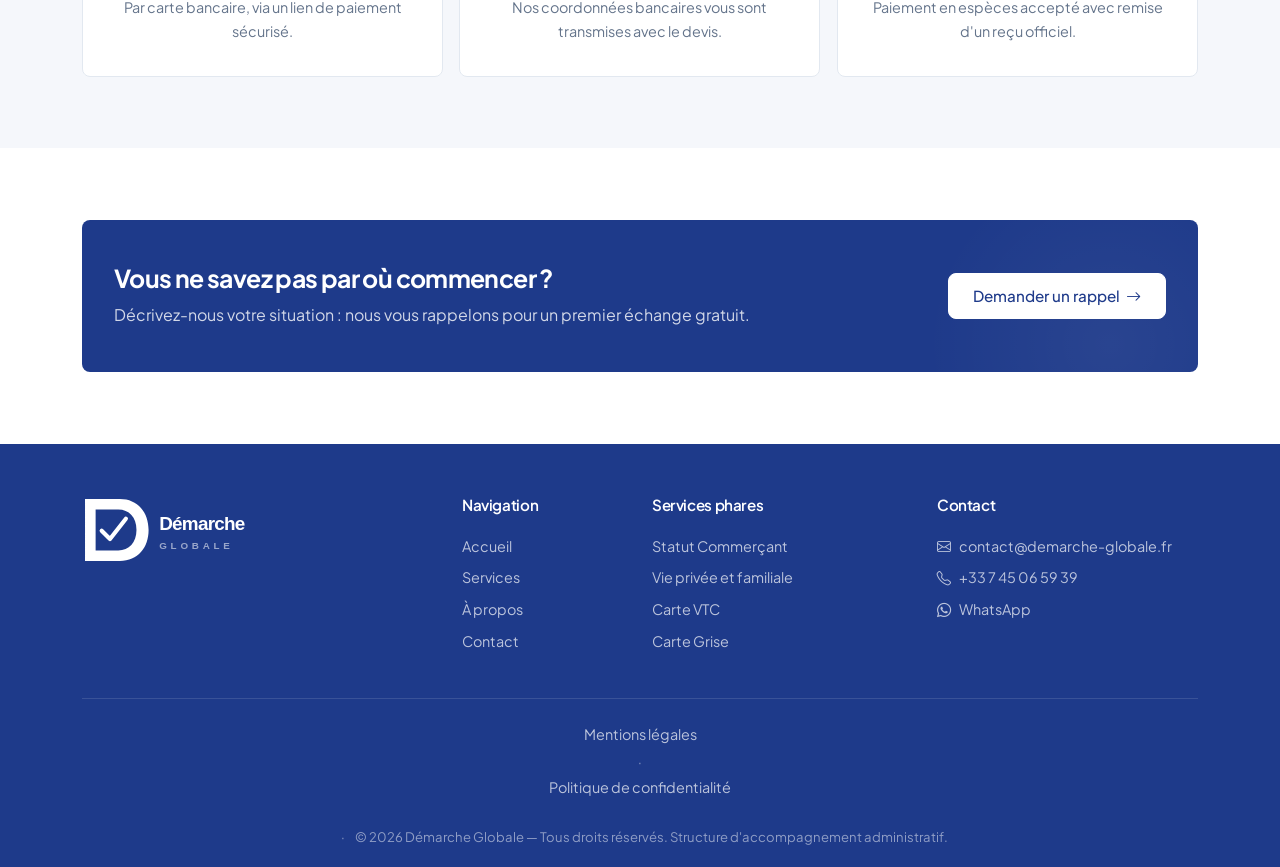
<file: services.html>
<!DOCTYPE html>
<html lang="fr" class="js">
<head>
  <meta charset="UTF-8">
  <meta name="viewport" content="width=device-width, initial-scale=1.0">
  <title>Nos services — Démarche Globale</title>
  <meta name="description" content="Découvrez l'ensemble des démarches administratives que nous prenons en charge : statut commerçant, titre de séjour, VTC, carte grise, importation de véhicule, facturation électronique et plus encore.">
  <link rel="icon" type="image/svg+xml" href="assets/favicon.svg">
  <link rel="preconnect" href="https://fonts.googleapis.com">
  <link rel="preconnect" href="https://fonts.gstatic.com" crossorigin>
  <link href="https://fonts.googleapis.com/css2?family=Plus+Jakarta+Sans:wght@400;500;600;700;800&display=swap" rel="stylesheet">
  <link href="https://cdn.jsdelivr.net/npm/bootstrap@5.3.3/dist/css/bootstrap.min.css" rel="stylesheet">
  <link href="https://cdn.jsdelivr.net/npm/bootstrap-icons@1.11.3/font/bootstrap-icons.css" rel="stylesheet">
  <link href="css/style.css" rel="stylesheet">
</head>
<body>

<div class="scroll-progress"></div>

<!-- Navbar -->
<nav class="navbar navbar-expand-lg navbar-dg fixed-top">
  <div class="container">
    <a class="navbar-brand" href="index.html">
      <img src="assets/logo.svg" alt="Démarche Globale">
    </a>
    <button class="navbar-toggler border-0" type="button" data-bs-toggle="collapse" data-bs-target="#mainNav">
      <i class="bi bi-list fs-2 text-dark-dg"></i>
    </button>
    <div class="collapse navbar-collapse" id="mainNav">
      <ul class="navbar-nav ms-auto align-items-lg-center">
        <li class="nav-item"><a class="nav-link" href="index.html">Accueil</a></li>
        <li class="nav-item"><a class="nav-link active" href="services.html">Services</a></li>
        <li class="nav-item"><a class="nav-link" href="a-propos.html">À propos</a></li>
        <li class="nav-item"><a class="nav-link" href="contact.html">Contact</a></li>
        <li class="nav-item ms-lg-3 mt-2 mt-lg-0">
          <a href="contact.html" class="btn btn-dg-primary btn-sm">Nous contacter</a>
        </li>
      </ul>
    </div>
  </div>
</nav>

<!-- Header -->
<header class="page-header">
  <div class="container">
    <div class="breadcrumb-dg"><a href="index.html">Accueil</a> <i class="bi bi-chevron-right small mx-1"></i> Services</div>
    <h1>Nos services d'accompagnement</h1>
    <p class="lead mb-0" style="max-width: 700px;">Nous prenons en charge la constitution, le dépôt et le suivi de vos dossiers administratifs.</p>
  </div>
</header>

<!-- Navigation rapide -->
<section style="padding-top: 3rem; padding-bottom: 0;">
  <div class="container">
    <div class="bg-soft p-4 rounded" style="border:1px solid var(--dg-border);">
      <h6 class="text-dark-dg mb-3" style="font-size: 0.85rem; letter-spacing:1.5px; text-transform: uppercase;">Accès rapide</h6>
      <div class="d-flex flex-wrap gap-2">
        <a href="#statut-commercant" class="meta-pill" style="text-decoration:none;">Statut Commerçant</a>
        <a href="#renouv-commercant" class="meta-pill" style="text-decoration:none;">Renouvellement Commerçant</a>
        <a href="#permis" class="meta-pill" style="text-decoration:none;">Échange permis</a>
        <a href="#facturation" class="meta-pill" style="text-decoration:none;">Facturation électronique</a>
        <a href="#vpf" class="meta-pill" style="text-decoration:none;">Vie privée et familiale</a>
        <a href="#salarie" class="meta-pill" style="text-decoration:none;">Statut Salarié</a>
        <a href="#carte-grise" class="meta-pill" style="text-decoration:none;">Carte Grise</a>
        <a href="#import-vehicule" class="meta-pill" style="text-decoration:none;">Importation véhicule</a>
        <a href="#vtc" class="meta-pill" style="text-decoration:none;">Carte VTC</a>
        <a href="#licence-transport" class="meta-pill" style="text-decoration:none;">Licence transport</a>
      </div>
    </div>
  </div>
</section>

<!-- Services détaillés -->
<section>
  <div class="container">

    <!-- 1. Statut commerçant -->
    <div class="service-detail" id="statut-commercant">
      <div class="row align-items-start g-4">
        <div class="col-md-2 text-center text-md-start">
          <div class="service-detail-icon"><i class="bi bi-briefcase"></i></div>
        </div>
        <div class="col-md-10">
          <h4>Changement de statut administratif vers Commerçant / Profession libérale</h4>
          <p>Si vous êtes en France sous un autre statut (étudiant, salarié, etc.) et souhaitez lancer une activité commerciale ou une profession libérale, nous vous accompagnons dans l'ensemble du changement de statut administratif : préparation du dossier, justificatifs d'activité, prévisionnel, dépôt et suivi.</p>
          <div class="service-meta">
            <span class="meta-pill">Étude de situation</span>
            <span class="meta-pill">Business plan</span>
            <span class="meta-pill">Constitution du dossier</span>
            <span class="meta-pill">Dépôt en préfecture</span>
            <span class="meta-pill">Suivi jusqu'à obtention</span>
          </div>
        </div>
      </div>
    </div>

    <!-- 2. Renouvellement -->
    <div class="service-detail" id="renouv-commercant">
      <div class="row align-items-start g-4">
        <div class="col-md-2 text-center text-md-start">
          <div class="service-detail-icon"><i class="bi bi-arrow-repeat"></i></div>
        </div>
        <div class="col-md-10">
          <h4>Renouvellement du titre de séjour Commerçant / Profession libérale</h4>
          <p>Nous préparons votre dossier de renouvellement en anticipant les pièces à réunir : justificatifs d'activité, bilans, attestations fiscales et sociales.</p>
          <div class="service-meta">
            <span class="meta-pill">Prise de rendez-vous</span>
            <span class="meta-pill">Suivi préfecture</span>
          </div>
        </div>
      </div>
    </div>

    <!-- 3. Échange permis -->
    <div class="service-detail" id="permis">
      <div class="row align-items-start g-4">
        <div class="col-md-2 text-center text-md-start">
          <div class="service-detail-icon"><i class="bi bi-card-heading"></i></div>
        </div>
        <div class="col-md-10">
          <h4>Échange d'un permis étranger contre un permis français</h4>
          <p>Vous avez un permis de conduire délivré hors de France ? Nous vous accompagnons dans la constitution du dossier d'échange sur la plateforme ANTS, avec vérification de recevabilité, traductions et suivi jusqu'à l'obtention.</p>
          <div class="service-meta">
            <span class="meta-pill">Vérification de recevabilité</span>
            <span class="meta-pill">Assistance ANTS</span>
            <span class="meta-pill">Traductions</span>
            <span class="meta-pill">Suivi de dossier</span>
          </div>
        </div>
      </div>
    </div>

    <!-- 4. Facturation électronique -->
    <div class="service-detail" id="facturation">
      <div class="row align-items-start g-4">
        <div class="col-md-2 text-center text-md-start">
          <div class="service-detail-icon"><i class="bi bi-receipt"></i></div>
        </div>
        <div class="col-md-10">
          <h4>Accompagnement à la facturation électronique</h4>
          <p>La facturation électronique devient obligatoire pour de nombreuses entreprises. Nous vous aidons à comprendre vos obligations, choisir une plateforme adaptée et mettre en place le passage à la facturation électronique.</p>
          <div class="service-meta">
            <span class="meta-pill">Diagnostic</span>
            <span class="meta-pill">Choix de plateforme</span>
            <span class="meta-pill">Mise en place</span>
            <span class="meta-pill">Formation utilisateur</span>
          </div>
        </div>
      </div>
    </div>

    <!-- 5. VPF -->
    <div class="service-detail" id="vpf">
      <div class="row align-items-start g-4">
        <div class="col-md-2 text-center text-md-start">
          <div class="service-detail-icon"><i class="bi bi-house-heart"></i></div>
        </div>
        <div class="col-md-10">
          <h4>Titre de séjour Vie privée et familiale (première demande / renouvellement)</h4>
          <p>Nous vous accompagnons dans la préparation de votre dossier "vie privée et familiale", pour une première demande ou pour un renouvellement : justificatifs de vie commune, liens familiaux, ancienneté de présence, etc.</p>
          <div class="service-meta">
            <span class="meta-pill">Première demande</span>
            <span class="meta-pill">Renouvellement</span>
            <span class="meta-pill">Rassemblement des pièces</span>
            <span class="meta-pill">Suivi préfectoral</span>
          </div>
        </div>
      </div>
    </div>

    <!-- 6. Salarié -->
    <div class="service-detail" id="salarie">
      <div class="row align-items-start g-4">
        <div class="col-md-2 text-center text-md-start">
          <div class="service-detail-icon"><i class="bi bi-person-workspace"></i></div>
        </div>
        <div class="col-md-10">
          <h4>Changement de statut vers Salarié — Autorisation de travail</h4>
          <p><strong>Vous êtes une PME ?</strong> Vous souhaitez recruter un salarié étranger mais vous ne savez pas comment demander une autorisation de travail pour lui ? Nous vous accompagnons dans toute la procédure : dossier employeur, plateforme dédiée, justificatifs, suivi.</p>
          <div class="service-meta">
            <span class="meta-pill">Côté employeur (PME)</span>
            <span class="meta-pill">Côté salarié</span>
            <span class="meta-pill">Autorisation de travail</span>
            <span class="meta-pill">Changement de statut</span>
          </div>
        </div>
      </div>
    </div>

    <!-- 7. Carte grise -->
    <div class="service-detail" id="carte-grise">
      <div class="row align-items-start g-4">
        <div class="col-md-2 text-center text-md-start">
          <div class="service-detail-icon"><i class="bi bi-file-earmark-text"></i></div>
        </div>
        <div class="col-md-10">
          <h4>Démarche Carte Grise (certificat d'immatriculation)</h4>
          <p>Immatriculation d'un véhicule, changement de propriétaire, changement d'adresse, duplicata : nous prenons en charge votre carte grise de A à Z, sur la plateforme officielle.</p>
          <div class="service-meta">
            <span class="meta-pill">Immatriculation</span>
            <span class="meta-pill">Changement de propriétaire</span>
            <span class="meta-pill">Changement d'adresse</span>
            <span class="meta-pill">Duplicata</span>
          </div>
        </div>
      </div>
    </div>

    <!-- 8. Import véhicule -->
    <div class="service-detail" id="import-vehicule">
      <div class="row align-items-start g-4">
        <div class="col-md-2 text-center text-md-start">
          <div class="service-detail-icon"><i class="bi bi-truck"></i></div>
        </div>
        <div class="col-md-10">
          <h4>Importation d'un véhicule de l'Union européenne vers la France</h4>
          <p>Vous avez acheté ou souhaitez importer un véhicule d'un pays de l'UE ? Nous vous accompagnons dans les démarches : quitus fiscal, certificat de conformité, homologation, immatriculation française.</p>
          <div class="service-meta">
            <span class="meta-pill">Quitus fiscal</span>
            <span class="meta-pill">Certificat de conformité</span>
            <span class="meta-pill">Homologation</span>
            <span class="meta-pill">Immatriculation FR</span>
          </div>
        </div>
      </div>
    </div>

    <!-- 9. VTC -->
    <div class="service-detail" id="vtc">
      <div class="row align-items-start g-4">
        <div class="col-md-2 text-center text-md-start">
          <div class="service-detail-icon"><i class="bi bi-car-front"></i></div>
        </div>
        <div class="col-md-10">
          <h4>Obtention de la carte VTC</h4>
          <p>Vous souhaitez exercer en tant que chauffeur VTC ? Nous vous accompagnons dans la constitution de votre dossier d'obtention de la carte professionnelle VTC : pièces justificatives, casier, aptitude médicale, examen, inscription au registre.</p>
          <div class="service-meta">
            <span class="meta-pill">Pièces justificatives</span>
            <span class="meta-pill">Aptitude médicale</span>
            <span class="meta-pill">Inscription registre VTC</span>
            <span class="meta-pill">Renouvellement</span>
          </div>
        </div>
      </div>
    </div>

    <!-- 10. Licence transport -->
    <div class="service-detail" id="licence-transport">
      <div class="row align-items-start g-4">
        <div class="col-md-2 text-center text-md-start">
          <div class="service-detail-icon"><i class="bi bi-box-seam"></i></div>
        </div>
        <div class="col-md-10">
          <h4>Obtention de la licence de transport de marchandises légères</h4>
          <p>Vous souhaitez lancer une activité de transport de marchandises avec des véhicules jusqu'à 3,5 tonnes ? Nous vous accompagnons dans la demande de licence : capacité professionnelle, capacité financière, honorabilité, inscription au registre.</p>
          <div class="service-meta">
            <span class="meta-pill">Capacité professionnelle</span>
            <span class="meta-pill">Capacité financière</span>
            <span class="meta-pill">Honorabilité</span>
            <span class="meta-pill">Inscription registre</span>
          </div>
        </div>
      </div>
    </div>

  </div>
</section>

<!-- Paiement -->
<section class="bg-soft">
  <div class="container">
    <div class="text-center mb-5">
      <span class="section-tag">Modes de paiement</span>
      <h2 class="section-title">Payez comme vous le souhaitez</h2>
      <p class="section-subtitle">Nous acceptons plusieurs modes de paiement pour un maximum de flexibilité.</p>
    </div>
    <div class="row g-3">
      <div class="col-md-4">
        <div class="payment-card">
          <div class="icon"><i class="bi bi-credit-card-2-front"></i></div>
          <h5>Paiement en ligne</h5>
          <p>Par carte bancaire, via un lien de paiement sécurisé.</p>
        </div>
      </div>
      <div class="col-md-4">
        <div class="payment-card">
          <div class="icon"><i class="bi bi-bank"></i></div>
          <h5>Virement bancaire</h5>
          <p>Nos coordonnées bancaires vous sont transmises avec le devis.</p>
        </div>
      </div>
      <div class="col-md-4">
        <div class="payment-card">
          <div class="icon"><i class="bi bi-cash-stack"></i></div>
          <h5>Espèces</h5>
          <p>Paiement en espèces accepté avec remise d'un reçu officiel.</p>
        </div>
      </div>
    </div>
  </div>
</section>

<!-- CTA -->
<section>
  <div class="container">
    <div class="cta-band">
      <div class="row align-items-center">
        <div class="col-md-8">
          <h2>Vous ne savez pas par où commencer ?</h2>
          <p>Décrivez-nous votre situation : nous vous rappelons pour un premier échange gratuit.</p>
        </div>
        <div class="col-md-4 text-md-end mt-3 mt-md-0">
          <a href="contact.html" class="btn btn-dg-primary" style="background:#fff;color:var(--dg-dark);border-color:#fff;">Demander un rappel <i class="bi bi-arrow-right"></i></a>
        </div>
      </div>
    </div>
  </div>
</section>

<!-- Footer -->
<footer>
  <div class="container">
    <div class="row g-4">
      <div class="col-md-4">
        <div class="footer-brand">
          <img src="assets/logo-white.svg" alt="Démarche Globale">
        </div>
      </div>
      <div class="col-md-2 col-6">
        <h6>Navigation</h6>
        <a href="index.html">Accueil</a>
        <a href="services.html">Services</a>
        <a href="a-propos.html">À propos</a>
        <a href="contact.html">Contact</a>
      </div>
      <div class="col-md-3 col-6">
        <h6>Services phares</h6>
        <a href="services.html#statut-commercant">Statut Commerçant</a>
        <a href="services.html#vpf">Vie privée et familiale</a>
        <a href="services.html#vtc">Carte VTC</a>
        <a href="services.html#carte-grise">Carte Grise</a>
      </div>
      <div class="col-md-3">
        <h6>Contact</h6>
        <a href="mailto:contact@demarche-globale.fr"><i class="bi bi-envelope me-2"></i>contact@demarche-globale.fr</a>
        <a href="tel:+33745065939"><i class="bi bi-telephone me-2"></i>+33 7 45 06 59 39</a>
        <a href="https://wa.me/33745065939" target="_blank" rel="noopener"><i class="bi bi-whatsapp me-2"></i>WhatsApp</a>
      </div>
    </div>
    <div class="footer-bottom text-center">

      <a href="mentions-legales.html">
        Mentions légales
      </a>

      <span class="mx-2">
        ·
      </span>

      <a href="politique-confidentialite.html">
        Politique de confidentialité
      </a>
      <br>

      <span class="mx-2">
        ·
      </span>

      ©
      <span id="year"></span>

      Démarche Globale — Tous droits réservés.
      Structure d'accompagnement administratif.

    </div>
  </div>
</footer>

<button class="back-to-top" aria-label="Retour en haut"><i class="bi bi-arrow-up"></i></button>
<a href="https://wa.me/33745065939" target="_blank" rel="noopener" class="whatsapp-float" aria-label="Nous écrire sur WhatsApp"><i class="bi bi-whatsapp"></i></a>

<script src="https://cdn.jsdelivr.net/npm/bootstrap@5.3.3/dist/js/bootstrap.bundle.min.js"></script>
<script src="js/main.js"></script>
</body>
</html>
</file>
<file: css/style.css>
:root {
  --dg-dark: #1e3a8a;
  --dg-darker: #172554;
  --dg-text: #334155;
  --dg-muted: #64748b;
  --dg-border: #e2e8f0;
  --dg-bg: #f5f7fb;
  --dg-bg-2: #fafbfe;
  --dg-red: #dc2626;
  --dg-red-dark: #b91c1c;
  --dg-red-soft: rgba(220, 38, 38, 0.12);
  --dg-radius: 8px;
  --ease: cubic-bezier(0.16, 1, 0.3, 1);
  --ease-soft: cubic-bezier(0.4, 0, 0.2, 1);
  --shadow-sm: 0 2px 8px rgba(0, 0, 0, 0.04);
  --shadow-md: 0 10px 25px -8px rgba(0, 0, 0, 0.1);
  --shadow-lg: 0 20px 40px -12px rgba(0, 0, 0, 0.12);
  --shadow-xl: 0 25px 50px -12px rgba(0, 0, 0, 0.18);
}

* { box-sizing: border-box; }

html { scroll-behavior: smooth; }

body {
  font-family: 'Plus Jakarta Sans', 'Segoe UI', system-ui, sans-serif;
  color: var(--dg-text);
  background: #ffffff;
  line-height: 1.65;
  font-weight: 400;
  -webkit-font-smoothing: antialiased;
  overflow-x: hidden;
}

h1, h2, h3, h4, h5, h6 {
  font-family: 'Plus Jakarta Sans', 'Segoe UI', system-ui, sans-serif;
  color: var(--dg-dark);
  font-weight: 700;
  letter-spacing: -0.025em;
}
h1 { letter-spacing: -0.035em; }

p { color: var(--dg-text); }

a { color: var(--dg-dark); text-decoration: none; transition: color 0.2s var(--ease-soft); }
a:hover { color: var(--dg-darker); }

.text-dark-dg { color: var(--dg-dark) !important; }
.text-muted-dg { color: var(--dg-muted) !important; }
.bg-dark-dg { background: var(--dg-dark) !important; color: #fff; }
.bg-soft { background: var(--dg-bg) !important; }

/* Scroll progress */
.scroll-progress {
  position: fixed;
  top: 0;
  left: 0;
  height: 2px;
  background: linear-gradient(90deg, var(--dg-red), var(--dg-red-dark));
  z-index: 1080;
  width: 0%;
  transition: width 0.08s linear;
}

/* Navbar */
.navbar-dg {
  background: rgba(255, 255, 255, 0.85);
  backdrop-filter: saturate(180%) blur(12px);
  -webkit-backdrop-filter: saturate(180%) blur(12px);
  border-bottom: 1px solid transparent;
  padding: 0.85rem 0;
  transition: box-shadow 0.35s var(--ease), border-color 0.35s var(--ease), background 0.35s var(--ease);
}
.navbar-dg.scrolled {
  background: rgba(255, 255, 255, 0.97);
  border-bottom-color: var(--dg-border);
  box-shadow: 0 4px 20px rgba(0, 0, 0, 0.04);
}
.navbar-dg .navbar-brand {
  transition: transform 0.35s var(--ease);
}
.navbar-dg .navbar-brand:hover { transform: scale(1.03); }
.navbar-dg .navbar-brand img { height: 58px; }
.navbar-dg .nav-link {
  color: var(--dg-text) !important;
  font-weight: 500;
  font-size: 0.95rem;
  padding: 0.5rem 1rem !important;
  position: relative;
  transition: color 0.2s var(--ease-soft);
}
.navbar-dg .nav-link::after {
  content: '';
  position: absolute;
  left: 1rem;
  right: 1rem;
  bottom: 0.35rem;
  height: 2px;
  background: var(--dg-red);
  border-radius: 2px;
  transform: scaleX(0);
  transform-origin: right center;
  transition: transform 0.4s var(--ease);
}
.navbar-dg .nav-link:hover,
.navbar-dg .nav-link.active { color: var(--dg-red-dark) !important; }
.navbar-dg .nav-link:hover::after,
.navbar-dg .nav-link.active::after {
  transform: scaleX(1);
  transform-origin: left center;
}
.navbar-dg .nav-link.active { font-weight: 600; }

/* Buttons */
.btn-dg-primary,
.btn-dg-ghost,
.btn-dg-outline {
  position: relative;
  overflow: hidden;
  font-weight: 500;
  padding: 0.65rem 1.5rem;
  border-radius: var(--dg-radius);
  font-size: 0.95rem;
  transition: transform 0.3s var(--ease), box-shadow 0.3s var(--ease), background 0.25s var(--ease-soft), color 0.25s var(--ease-soft), border-color 0.25s var(--ease-soft);
  display: inline-flex;
  align-items: center;
  gap: 0.4rem;
}
.btn-dg-primary {
  background: var(--dg-dark);
  color: #fff;
  border: 1px solid var(--dg-dark);
}
.btn-dg-primary:hover {
  background: var(--dg-darker);
  border-color: var(--dg-darker);
  color: #fff;
  transform: translateY(-2px);
  box-shadow: 0 10px 22px rgba(0, 0, 0, 0.18);
}
.btn-dg-primary:active { transform: translateY(0); }
.btn-dg-outline {
  background: transparent;
  color: #fff;
  border: 1px solid rgba(255, 255, 255, 0.5);
}
.btn-dg-outline:hover {
  background: #fff;
  color: var(--dg-dark);
  border-color: #fff;
  transform: translateY(-2px);
}
.btn-dg-ghost {
  background: transparent;
  color: var(--dg-dark);
  border: 1px solid var(--dg-dark);
}
.btn-dg-ghost:hover {
  background: var(--dg-dark);
  color: #fff;
  transform: translateY(-2px);
  box-shadow: 0 10px 22px rgba(0, 0, 0, 0.15);
}
.btn-dg-primary i,
.btn-dg-ghost i,
.btn-dg-outline i {
  transition: transform 0.3s var(--ease);
}
.btn-dg-primary:hover i.bi-arrow-right,
.btn-dg-ghost:hover i.bi-arrow-right,
.btn-dg-outline:hover i.bi-arrow-right { transform: translateX(4px); }

/* Hero */
.hero {
  padding: 8rem 0 5rem;
  background: var(--dg-bg);
  color: var(--dg-text);
  border-bottom: 1px solid var(--dg-border);
  position: relative;
  overflow: hidden;
}
.hero::before {
  content: '';
  position: absolute;
  top: -20%;
  right: -10%;
  width: 500px;
  height: 500px;
  background: radial-gradient(circle, rgba(30, 58, 138, 0.04) 0%, transparent 65%);
  border-radius: 50%;
  pointer-events: none;
}
.hero::after {
  content: '';
  position: absolute;
  bottom: -30%;
  left: -10%;
  width: 400px;
  height: 400px;
  background: radial-gradient(circle, rgba(30, 58, 138, 0.03) 0%, transparent 65%);
  border-radius: 50%;
  pointer-events: none;
}
.hero > .container { position: relative; z-index: 1; }
.hero h1 {
  color: var(--dg-dark);
  font-size: clamp(2rem, 4vw, 3rem);
  font-weight: 700;
  line-height: 1.15;
  margin-bottom: 1.25rem;
  letter-spacing: -0.02em;
}
.hero h1 .accent {
  position: relative;
  display: inline-block;
}
.hero h1 .accent::after {
  content: '';
  position: absolute;
  left: 0;
  right: 0;
  bottom: 0.05em;
  height: 0.35em;
  background: var(--dg-red-soft);
  z-index: -1;
  border-radius: 2px;
}
.hero p.lead {
  color: var(--dg-muted);
  font-size: 1.1rem;
  max-width: 620px;
  margin-bottom: 2rem;
}
.hero-tag {
  display: inline-flex;
  align-items: center;
  gap: 0.4rem;
  background: #ffffff;
  border: 1px solid var(--dg-border);
  color: var(--dg-dark);
  padding: 0.4rem 0.95rem;
  border-radius: 50px;
  font-size: 0.8rem;
  font-weight: 500;
  margin-bottom: 1.5rem;
  letter-spacing: 0.5px;
  box-shadow: var(--shadow-sm);
}
.hero-tag .dot {
  width: 8px; height: 8px;
  background: #dc2626;
  border-radius: 50%;
  box-shadow: 0 0 0 3px rgba(220, 38, 38, 0.2);
  animation: pulse-dot 2s infinite;
}
@keyframes pulse-dot {
  0%, 100% { box-shadow: 0 0 0 3px rgba(220, 38, 38, 0.2); }
  50% { box-shadow: 0 0 0 6px rgba(220, 38, 38, 0.05); }
}
.hero-side {
  background: #ffffff;
  border: 1px solid var(--dg-border);
  border-radius: var(--dg-radius);
  padding: 1.75rem;
  box-shadow: var(--shadow-md);
  transition: transform 0.4s var(--ease), box-shadow 0.4s var(--ease);
}
.hero-side:hover {
  transform: translateY(-4px);
  box-shadow: var(--shadow-lg);
}
.hero-side h5 { color: var(--dg-dark); font-size: 1rem; font-weight: 600; margin-bottom: 1rem; }
.hero-side ul { list-style: none; padding: 0; margin: 0; }
.hero-side li {
  color: var(--dg-text);
  padding: 0.6rem 0;
  font-size: 0.92rem;
  border-bottom: 1px solid var(--dg-border);
  display: flex;
  align-items: center;
  gap: 0.55rem;
  transition: padding-left 0.3s var(--ease), color 0.3s var(--ease);
}
.hero-side li:last-child { border-bottom: none; }
.hero-side li i {
  color: var(--dg-dark);
  transition: transform 0.35s var(--ease);
}
.hero-side li:hover {
  padding-left: 0.35rem;
  color: var(--dg-dark);
}
.hero-side li:hover i { transform: scale(1.2) rotate(8deg); }

/* Page header */
.page-header {
  padding: 6.5rem 0 3rem;
  background: var(--dg-bg);
  color: var(--dg-text);
  border-bottom: 1px solid var(--dg-border);
  position: relative;
  overflow: hidden;
}
.page-header::before {
  content: '';
  position: absolute;
  top: -30%;
  right: -8%;
  width: 400px;
  height: 400px;
  background: radial-gradient(circle, rgba(30, 58, 138, 0.04) 0%, transparent 65%);
  border-radius: 50%;
}
.page-header > .container { position: relative; z-index: 1; }
.page-header h1 { color: var(--dg-dark); font-size: clamp(1.8rem, 3vw, 2.4rem); margin-bottom: 0.75rem; }
.page-header .breadcrumb-dg { color: var(--dg-muted); font-size: 0.9rem; margin-bottom: 0.5rem; }
.page-header .breadcrumb-dg a { color: var(--dg-dark); border-bottom: 1px solid transparent; transition: border-color 0.2s; }
.page-header .breadcrumb-dg a:hover { color: var(--dg-darker); border-bottom-color: var(--dg-dark); }
.page-header .lead { color: var(--dg-muted); font-size: 1.05rem; }

/* Sections */
section { padding: 4.5rem 0; }
.section-tag {
  display: inline-block;
  color: var(--dg-red-dark);
  font-weight: 600;
  font-size: 0.8rem;
  letter-spacing: 2px;
  text-transform: uppercase;
  margin-bottom: 0.85rem;
  padding-bottom: 0.5rem;
  position: relative;
}
.section-tag::after {
  content: '';
  position: absolute;
  left: 0;
  bottom: 0;
  width: 32px;
  height: 2px;
  background: var(--dg-red);
  transition: width 0.5s var(--ease);
}
.text-center .section-tag::after { left: 50%; transform: translateX(-50%); }
section:hover .section-tag::after { width: 48px; }
.section-title {
  font-size: clamp(1.5rem, 2.5vw, 2rem);
  font-weight: 600;
  margin-bottom: 1rem;
}
.section-subtitle {
  color: var(--dg-muted);
  font-size: 1rem;
  max-width: 700px;
}
.text-center .section-subtitle { margin-left: auto; margin-right: auto; }

/* Service card */
.service-card {
  background: #fff;
  border: 1px solid var(--dg-border);
  border-radius: var(--dg-radius);
  padding: 1.75rem;
  height: 100%;
  position: relative;
  overflow: hidden;
  transition: transform 0.4s var(--ease), box-shadow 0.4s var(--ease), border-color 0.3s var(--ease);
}
.service-card::before {
  content: '';
  position: absolute;
  top: 0;
  left: 0;
  right: 0;
  height: 2px;
  background: linear-gradient(90deg, var(--dg-red), var(--dg-red-dark));
  transform: scaleX(0);
  transform-origin: left center;
  transition: transform 0.5s var(--ease);
}
.service-card:hover {
  transform: translateY(-8px);
  box-shadow: var(--shadow-lg);
  border-color: var(--dg-border);
}
.service-card:hover::before { transform: scaleX(1); }
.service-card .service-icon {
  width: 46px; height: 46px;
  color: var(--dg-dark);
  display: flex; align-items: center; justify-content: center;
  font-size: 1.35rem;
  margin-bottom: 1.15rem;
  border: 1px solid var(--dg-border);
  border-radius: var(--dg-radius);
  transition: transform 0.5s var(--ease), background 0.35s var(--ease), color 0.35s var(--ease), border-color 0.35s var(--ease);
}
.service-card:hover .service-icon {
  background: var(--dg-dark);
  color: #fff;
  border-color: var(--dg-dark);
  transform: rotate(-8deg) scale(1.08);
}
.service-card h5 {
  font-size: 1rem;
  font-weight: 600;
  margin-bottom: 0.5rem;
  color: var(--dg-dark);
}
.service-card p {
  color: var(--dg-muted);
  font-size: 0.9rem;
  margin-bottom: 1rem;
  line-height: 1.55;
}
.service-card .service-link {
  color: var(--dg-dark);
  font-weight: 500;
  font-size: 0.88rem;
  text-decoration: none;
  display: inline-flex;
  align-items: center;
  gap: 0.3rem;
  transition: gap 0.3s var(--ease), color 0.2s;
  position: relative;
}
.service-card .service-link::after {
  content: '\2192';
  display: inline-block;
  transition: transform 0.3s var(--ease);
}
.service-card .service-link:hover {
  gap: 0.55rem;
  color: var(--dg-red-dark);
}
.service-card .service-link:hover::after { transform: translateX(3px); }

/* Service detail */
.service-detail {
  background: #fff;
  border: 1px solid var(--dg-border);
  border-radius: var(--dg-radius);
  padding: 1.85rem;
  margin-bottom: 1rem;
  transition: transform 0.35s var(--ease), border-color 0.3s var(--ease), box-shadow 0.35s var(--ease);
  position: relative;
  overflow: hidden;
}
.service-detail::before {
  content: '';
  position: absolute;
  top: 0; bottom: 0; left: 0;
  width: 3px;
  background: linear-gradient(180deg, var(--dg-red), var(--dg-red-dark));
  transform: scaleY(0);
  transform-origin: top;
  transition: transform 0.5s var(--ease);
}
.service-detail:hover {
  border-color: var(--dg-red);
  box-shadow: var(--shadow-md);
  transform: translateX(6px);
}
.service-detail:hover::before { transform: scaleY(1); }
.service-detail h4 { color: var(--dg-dark); font-size: 1.15rem; font-weight: 600; margin-bottom: 0.6rem; }
.service-detail p { color: var(--dg-muted); font-size: 0.95rem; }
.service-detail .service-detail-icon {
  width: 56px; height: 56px;
  color: var(--dg-dark);
  border: 1px solid var(--dg-border);
  border-radius: var(--dg-radius);
  display: flex; align-items: center; justify-content: center;
  font-size: 1.55rem;
  transition: transform 0.4s var(--ease), background 0.3s var(--ease), color 0.3s var(--ease), border-color 0.3s var(--ease);
}
.service-detail:hover .service-detail-icon {
  background: var(--dg-dark);
  color: #fff;
  border-color: var(--dg-dark);
  transform: rotate(-6deg) scale(1.05);
}
.service-detail .service-meta {
  display: flex; flex-wrap: wrap; gap: 0.4rem;
  margin-top: 0.9rem;
}
.meta-pill {
  background: var(--dg-bg);
  color: var(--dg-text);
  font-size: 0.78rem;
  padding: 0.3rem 0.8rem;
  border-radius: 50px;
  font-weight: 500;
  border: 1px solid var(--dg-border);
  transition: transform 0.2s var(--ease), background 0.2s, color 0.2s, border-color 0.2s;
}
a.meta-pill:hover {
  background: var(--dg-dark);
  color: #fff;
  border-color: var(--dg-dark);
  transform: translateY(-2px);
}

/* Steps */
.step-card {
  padding: 1.25rem 0;
  transition: transform 0.3s var(--ease);
}
.step-card:hover { transform: translateY(-4px); }
.step-number {
  width: 46px; height: 46px;
  background: var(--dg-dark);
  color: #fff;
  font-size: 1.05rem;
  font-weight: 600;
  border-radius: 50%;
  display: inline-flex;
  align-items: center;
  justify-content: center;
  margin-bottom: 1.15rem;
  position: relative;
  transition: transform 0.5s var(--ease), box-shadow 0.4s var(--ease);
  box-shadow: 0 6px 16px -6px rgba(0, 0, 0, 0.25);
}
.step-card:hover .step-number {
  transform: rotate(-10deg) scale(1.1);
  box-shadow: 0 12px 24px -8px rgba(0, 0, 0, 0.3);
}
.step-card h5 { font-weight: 600; font-size: 1rem; margin-bottom: 0.4rem; transition: color 0.2s; }
.step-card:hover h5 { color: var(--dg-darker); }
.step-card p { color: var(--dg-muted); font-size: 0.92rem; margin: 0; }

/* Trust */
.trust-item {
  display: flex; gap: 0.9rem;
  padding: 1.15rem;
  background: #fff;
  border: 1px solid var(--dg-border);
  border-radius: var(--dg-radius);
  height: 100%;
  transition: transform 0.35s var(--ease), border-color 0.3s var(--ease), box-shadow 0.35s var(--ease);
}
.trust-item:hover {
  transform: translateY(-4px);
  border-color: var(--dg-dark);
  box-shadow: var(--shadow-md);
}
.trust-item .icon {
  flex-shrink: 0;
  width: 44px; height: 44px;
  border: 1px solid var(--dg-border);
  border-radius: var(--dg-radius);
  color: var(--dg-dark);
  display: flex; align-items: center; justify-content: center;
  font-size: 1.15rem;
  transition: transform 0.4s var(--ease), background 0.3s, color 0.3s, border-color 0.3s;
}
.trust-item:hover .icon {
  background: var(--dg-dark);
  color: #fff;
  border-color: var(--dg-dark);
  transform: rotate(-8deg) scale(1.1);
}
.trust-item h6 { font-weight: 600; margin-bottom: 0.15rem; font-size: 0.95rem; color: var(--dg-dark); }
.trust-item p { color: var(--dg-muted); font-size: 0.88rem; margin: 0; }

/* Payment */
.payment-card {
  background: #fff;
  border: 1px solid var(--dg-border);
  border-radius: var(--dg-radius);
  padding: 2rem 1.5rem;
  text-align: center;
  height: 100%;
  transition: transform 0.4s var(--ease), border-color 0.3s var(--ease), box-shadow 0.4s var(--ease);
}
.payment-card:hover {
  transform: translateY(-6px);
  border-color: var(--dg-dark);
  box-shadow: var(--shadow-lg);
}
.payment-card .icon {
  font-size: 2.2rem;
  color: var(--dg-dark);
  margin-bottom: 0.9rem;
  display: inline-block;
  transition: transform 0.5s var(--ease);
}
.payment-card:hover .icon { transform: translateY(-6px) scale(1.15); }
.payment-card h5 { font-weight: 600; font-size: 1rem; margin-bottom: 0.4rem; }
.payment-card p { color: var(--dg-muted); font-size: 0.9rem; margin: 0; }

/* Contact */
.contact-card {
  background: #fff;
  border: 1px solid var(--dg-border);
  border-radius: var(--dg-radius);
  padding: 2rem;
  box-shadow: var(--shadow-sm);
  transition: box-shadow 0.35s var(--ease);
}
.contact-card:hover { box-shadow: var(--shadow-md); }
.contact-info {
  background: var(--dg-dark);
  color: #fff;
  border-radius: var(--dg-radius);
  padding: 2rem;
  height: 100%;
  position: relative;
  overflow: hidden;
}
.contact-info::before {
  content: '';
  position: absolute;
  top: -50px;
  right: -50px;
  width: 220px;
  height: 220px;
  background: radial-gradient(circle, rgba(255, 255, 255, 0.06) 0%, transparent 65%);
  border-radius: 50%;
}
.contact-info > * { position: relative; z-index: 1; }
.contact-info h3, .contact-info h4, .contact-info h6 { color: #fff; }
.contact-info .info-item {
  display: flex; gap: 1rem;
  margin-bottom: 1.15rem;
  align-items: flex-start;
  transition: transform 0.25s var(--ease);
}
.contact-info .info-item:hover { transform: translateX(4px); }
.contact-info .info-item .icon {
  width: 40px; height: 40px;
  border: 1px solid rgba(255, 255, 255, 0.2);
  color: #fff;
  border-radius: var(--dg-radius);
  display: flex; align-items: center; justify-content: center;
  flex-shrink: 0;
  font-size: 1rem;
  transition: transform 0.4s var(--ease), background 0.3s, border-color 0.3s;
}
.contact-info .info-item:hover .icon {
  background: rgba(255, 255, 255, 0.12);
  border-color: rgba(255, 255, 255, 0.4);
  transform: rotate(-10deg) scale(1.08);
}
.contact-info .info-item h6 {
  color: rgba(255, 255, 255, 0.6);
  font-size: 0.75rem;
  margin-bottom: 0.2rem;
  letter-spacing: 1.5px;
  text-transform: uppercase;
  font-weight: 500;
}
.contact-info .info-item p { color: #fff; margin: 0; font-size: 0.95rem; }
.contact-info a { color: #fff; }
.contact-info a:hover { color: rgba(255, 255, 255, 0.85); }
.contact-info .social-link {
  transition: transform 0.3s var(--ease), background 0.25s, border-color 0.25s;
}
.contact-info .social-link:hover {
  background: rgba(255, 255, 255, 0.12) !important;
  border-color: rgba(255, 255, 255, 0.45) !important;
  transform: translateY(-3px) scale(1.05);
}

/* Form */
.form-control, .form-select {
  border: 1px solid var(--dg-border);
  border-radius: var(--dg-radius);
  padding: 0.7rem 0.95rem;
  font-size: 0.95rem;
  transition: border-color 0.2s, box-shadow 0.2s, background 0.2s;
  background: #fff;
}
.form-control:hover, .form-select:hover { background: var(--dg-bg-2); }
.form-control:focus, .form-select:focus {
  border-color: var(--dg-red);
  box-shadow: 0 0 0 3px var(--dg-red-soft);
  background: #fff;
}
.form-label {
  font-weight: 500;
  color: var(--dg-dark);
  margin-bottom: 0.4rem;
  font-size: 0.88rem;
}
.form-check-input:checked {
  background-color: var(--dg-red);
  border-color: var(--dg-red);
}
.form-check-input:focus { box-shadow: 0 0 0 3px var(--dg-red-soft); border-color: var(--dg-red); }

/* Alerts */
.alert-success-dg {
  background: #ecfdf5;
  border: 1px solid #a7f3d0;
  color: #065f46;
  padding: 0.85rem 1rem;
  border-radius: var(--dg-radius);
  font-size: 0.92rem;
  animation: slideDown 0.4s var(--ease);
}
.alert-error-dg {
  background: #fef2f2;
  border: 1px solid #fecaca;
  color: #991b1b;
  padding: 0.85rem 1rem;
  border-radius: var(--dg-radius);
  font-size: 0.92rem;
  animation: slideDown 0.4s var(--ease);
}
@keyframes slideDown {
  from { opacity: 0; transform: translateY(-8px); }
  to { opacity: 1; transform: translateY(0); }
}

/* CTA */
.cta-band {
  background: var(--dg-dark);
  color: #fff;
  border-radius: var(--dg-radius);
  padding: 2.75rem 2rem;
  position: relative;
  overflow: hidden;
}
.cta-band::before {
  content: '';
  position: absolute;
  top: -50%;
  right: -10%;
  width: 400px;
  height: 400px;
  background: radial-gradient(circle, rgba(255, 255, 255, 0.05) 0%, transparent 65%);
  border-radius: 50%;
  pointer-events: none;
}
.cta-band > .row { position: relative; z-index: 1; }
.cta-band h2 { color: #fff; margin-bottom: 0.5rem; font-size: 1.55rem; }
.cta-band p { color: rgba(255, 255, 255, 0.8); margin-bottom: 0; }

/* Stats */
.stat-item {
  padding: 0.75rem;
  transition: transform 0.3s var(--ease);
}
.stat-item:hover { transform: translateY(-3px); }
.stat-item .num {
  font-size: 2.2rem;
  font-weight: 700;
  color: var(--dg-dark);
  line-height: 1;
  margin-bottom: 0.35rem;
  display: inline-block;
  transition: transform 0.3s var(--ease);
}
.stat-item:hover .num { transform: scale(1.1); }
.stat-item .label { color: var(--dg-muted); font-size: 0.85rem; }

/* Accordion */
.accordion-dg .accordion-item {
  border: 1px solid var(--dg-border);
  border-radius: var(--dg-radius) !important;
  margin-bottom: 0.7rem;
  overflow: hidden;
  transition: border-color 0.25s, box-shadow 0.25s;
}
.accordion-dg .accordion-item:hover {
  border-color: var(--dg-dark);
  box-shadow: var(--shadow-sm);
}
.accordion-dg .accordion-button {
  font-weight: 500;
  color: var(--dg-dark);
  background: #fff;
  padding: 1.05rem 1.25rem;
  font-size: 0.98rem;
  transition: all 0.25s var(--ease-soft);
}
.accordion-dg .accordion-button:not(.collapsed) {
  background: var(--dg-bg);
  color: var(--dg-dark);
  box-shadow: none;
}
.accordion-dg .accordion-button:focus { box-shadow: none; border-color: transparent; }
.accordion-dg .accordion-body { color: var(--dg-muted); font-size: 0.95rem; }

/* Footer */
footer {
  background: var(--dg-dark);
  color: rgba(255, 255, 255, 0.7);
  padding: 3.25rem 0 1.25rem;
  position: relative;
}
footer h6 {
  color: #fff;
  font-weight: 600;
  margin-bottom: 1rem;
  font-size: 0.95rem;
}
footer a {
  color: rgba(255, 255, 255, 0.7);
  text-decoration: none;
  display: block;
  padding: 0.25rem 0;
  font-size: 0.9rem;
  transition: color 0.2s, padding-left 0.25s var(--ease);
}
footer a:hover {
  color: #fff;
  padding-left: 0.35rem;
}
footer .footer-brand img { height: 68px; margin-bottom: 0.9rem; }
footer .footer-bottom {
  border-top: 1px solid rgba(255, 255, 255, 0.12);
  padding-top: 1.25rem;
  margin-top: 2.5rem;
  font-size: 0.82rem;
  color: rgba(255, 255, 255, 0.5);
}

/* Back to top */
.back-to-top {
  position: fixed;
  bottom: 5.5rem;
  right: 1.5rem;
  width: 44px;
  height: 44px;
  background: var(--dg-dark);
  color: #fff;
  border: none;
  border-radius: 50%;
  display: flex;
  align-items: center;
  justify-content: center;
  opacity: 0;
  visibility: hidden;
  transform: translateY(20px);
  transition: opacity 0.3s var(--ease), visibility 0.3s, transform 0.3s var(--ease), background 0.25s;
  cursor: pointer;
  z-index: 998;
  box-shadow: var(--shadow-md);
  font-size: 1.1rem;
}
.back-to-top.visible {
  opacity: 1;
  visibility: visible;
  transform: translateY(0);
}
.back-to-top:hover {
  background: var(--dg-darker);
  transform: translateY(-4px);
  box-shadow: var(--shadow-lg);
}

/* WhatsApp floating */
.whatsapp-float {
  position: fixed;
  bottom: 1.5rem;
  right: 1.5rem;
  width: 54px;
  height: 54px;
  background: #25d366;
  color: #fff;
  border-radius: 50%;
  display: flex;
  align-items: center;
  justify-content: center;
  font-size: 1.6rem;
  text-decoration: none;
  box-shadow: 0 10px 28px rgba(37, 211, 102, 0.35);
  z-index: 999;
  transition: transform 0.3s var(--ease), box-shadow 0.3s var(--ease);
  animation: wa-pulse 2.4s infinite;
}
.whatsapp-float:hover {
  color: #fff;
  transform: translateY(-4px) scale(1.05);
  box-shadow: 0 15px 32px rgba(37, 211, 102, 0.45);
  animation-play-state: paused;
}
@keyframes wa-pulse {
  0%, 100% { box-shadow: 0 10px 28px rgba(37, 211, 102, 0.35), 0 0 0 0 rgba(37, 211, 102, 0.4); }
  50% { box-shadow: 0 10px 28px rgba(37, 211, 102, 0.35), 0 0 0 14px rgba(37, 211, 102, 0); }
}

/* Reveal on scroll */
.js .reveal {
  opacity: 0;
  transform: translateY(24px);
  transition: opacity 0.75s var(--ease), transform 0.75s var(--ease);
  will-change: opacity, transform;
}
.js .reveal.in {
  opacity: 1;
  transform: translateY(0);
}
.js .reveal-left { transform: translateX(-30px); }
.js .reveal-left.in { transform: translateX(0); }
.js .reveal-right { transform: translateX(30px); }
.js .reveal-right.in { transform: translateX(0); }

/* Responsive */
@media (max-width: 768px) {
  .hero { padding: 6rem 0 3rem; }
  section { padding: 3rem 0; }
  .cta-band { padding: 2rem 1.5rem; }
  .contact-info, .contact-card { padding: 1.5rem; }
  .navbar-dg .navbar-brand img { height: 48px; }
  .whatsapp-float { width: 48px; height: 48px; font-size: 1.4rem; }
  .back-to-top { bottom: 5rem; width: 40px; height: 40px; }
}

/* Reduced motion */
@media (prefers-reduced-motion: reduce) {
  * {
    animation-duration: 0.01ms !important;
    animation-iteration-count: 1 !important;
    transition-duration: 0.01ms !important;
  }
  .js .reveal { opacity: 1; transform: none; }
}
</file>
